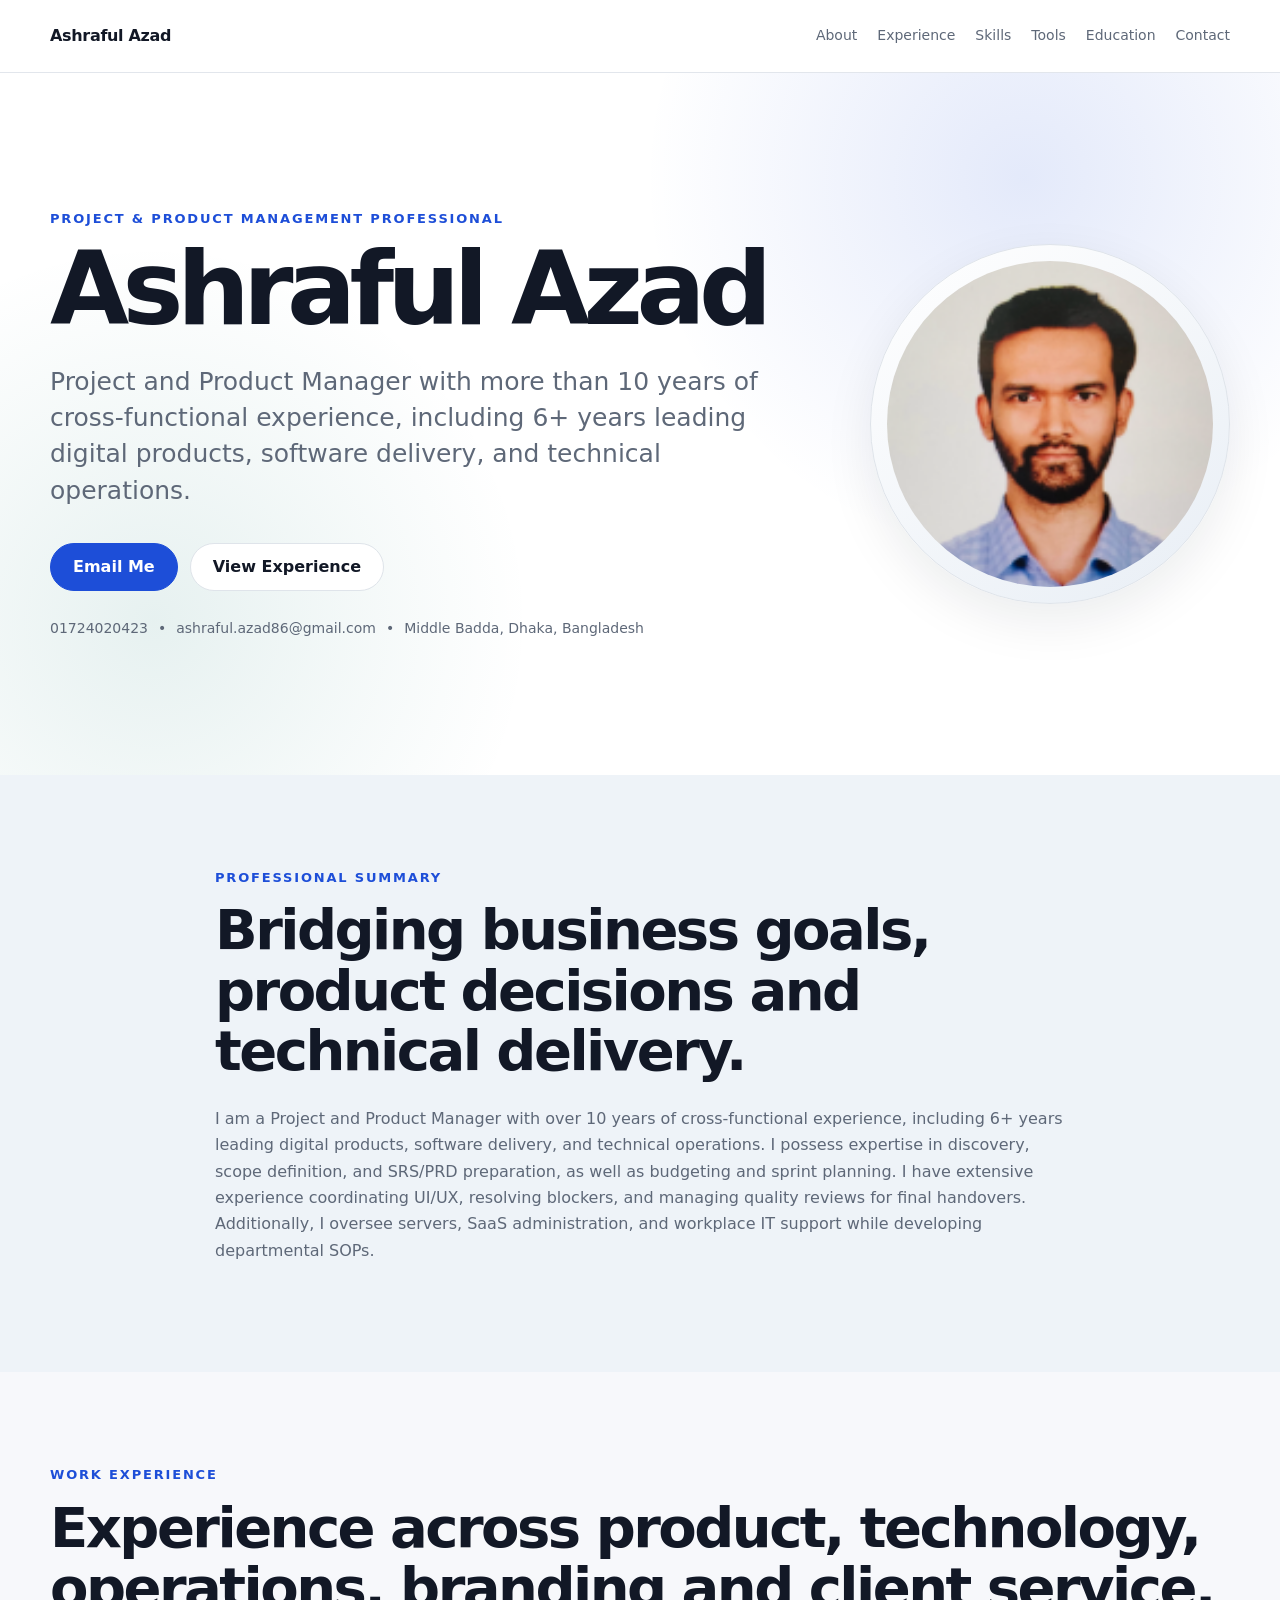
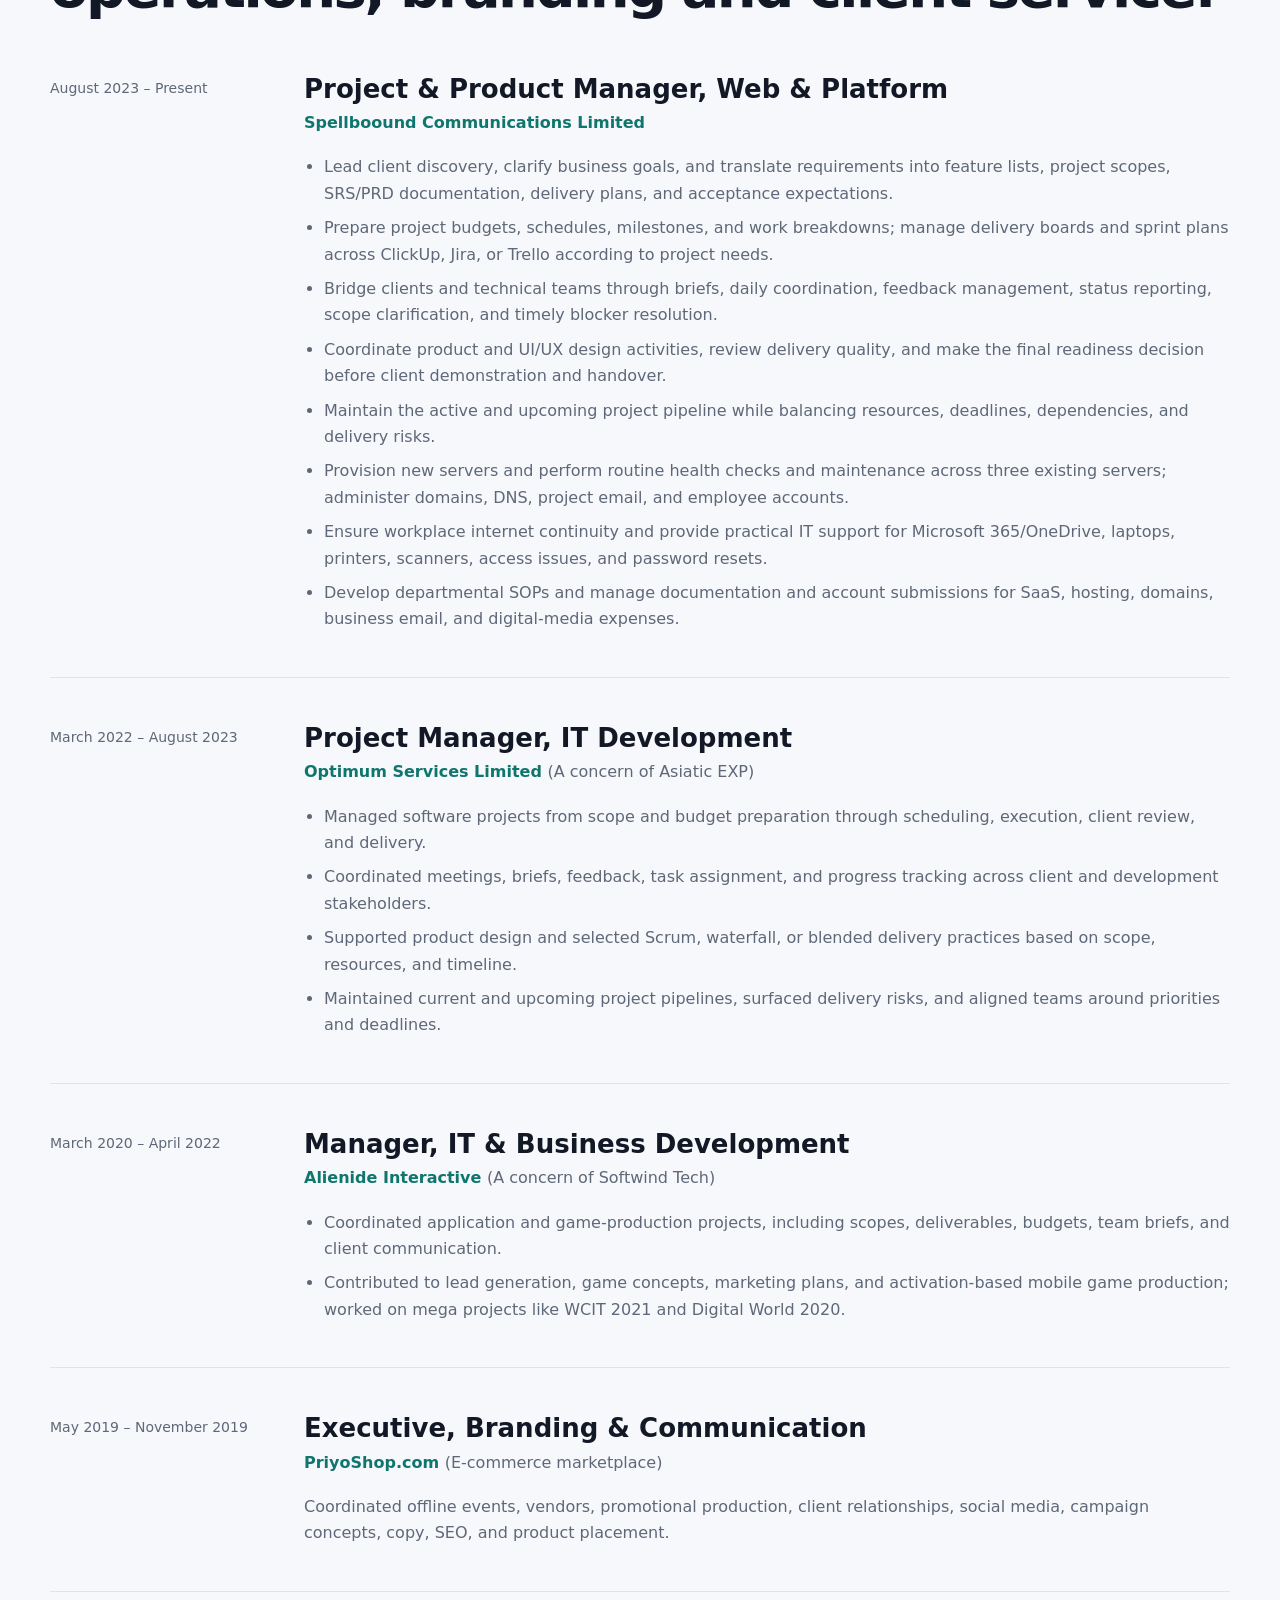
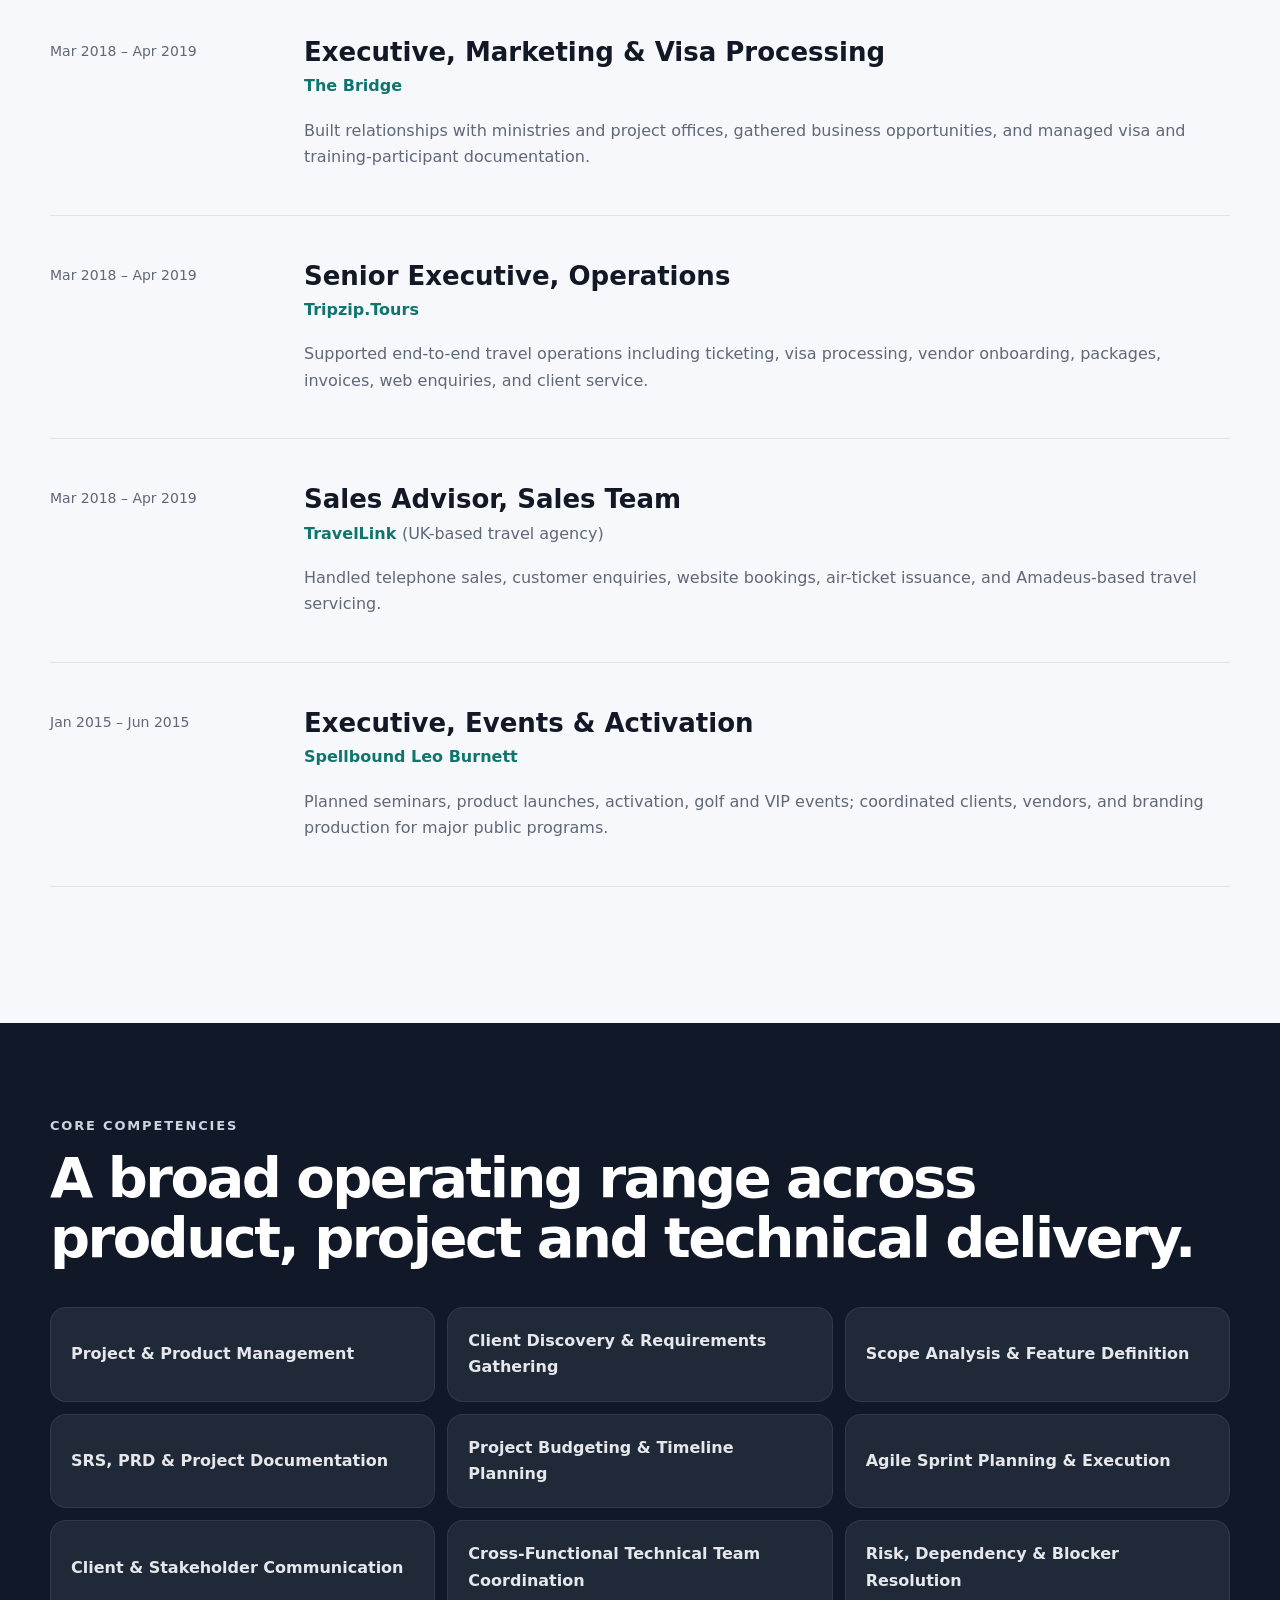
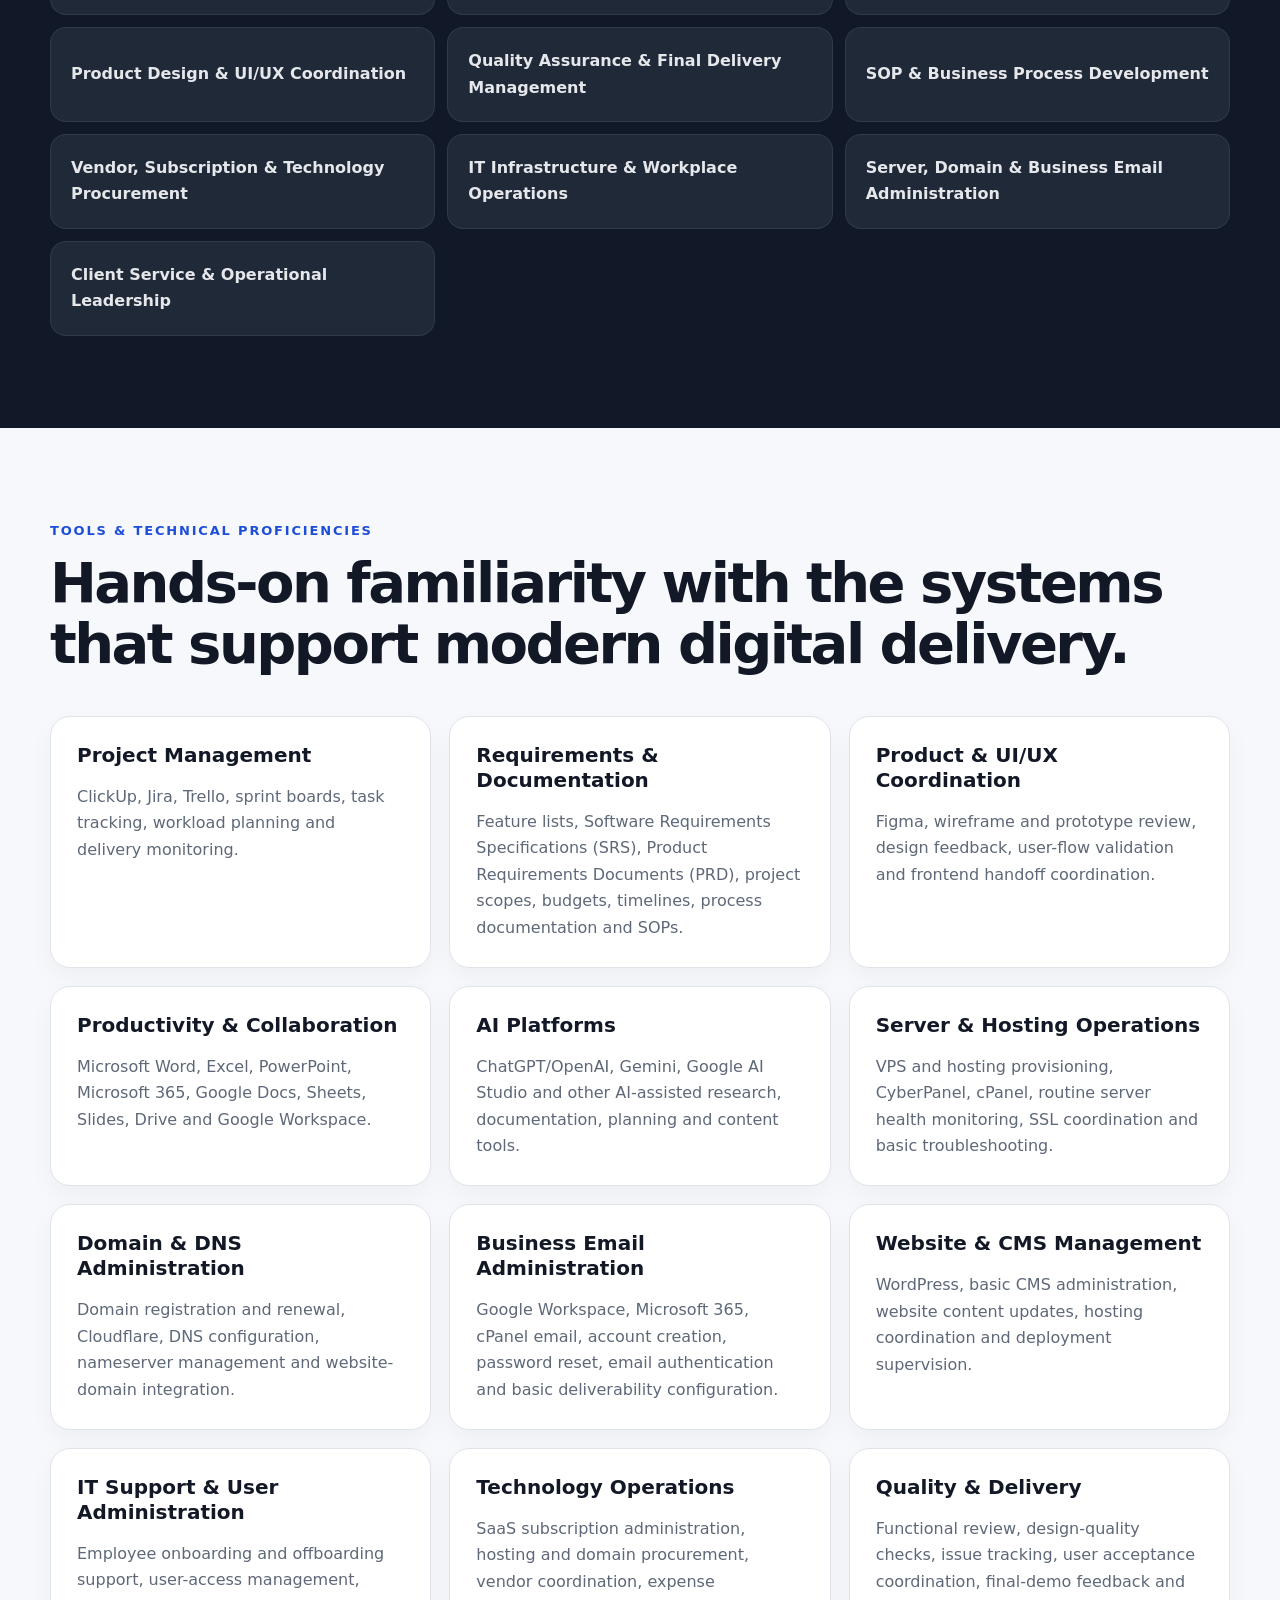
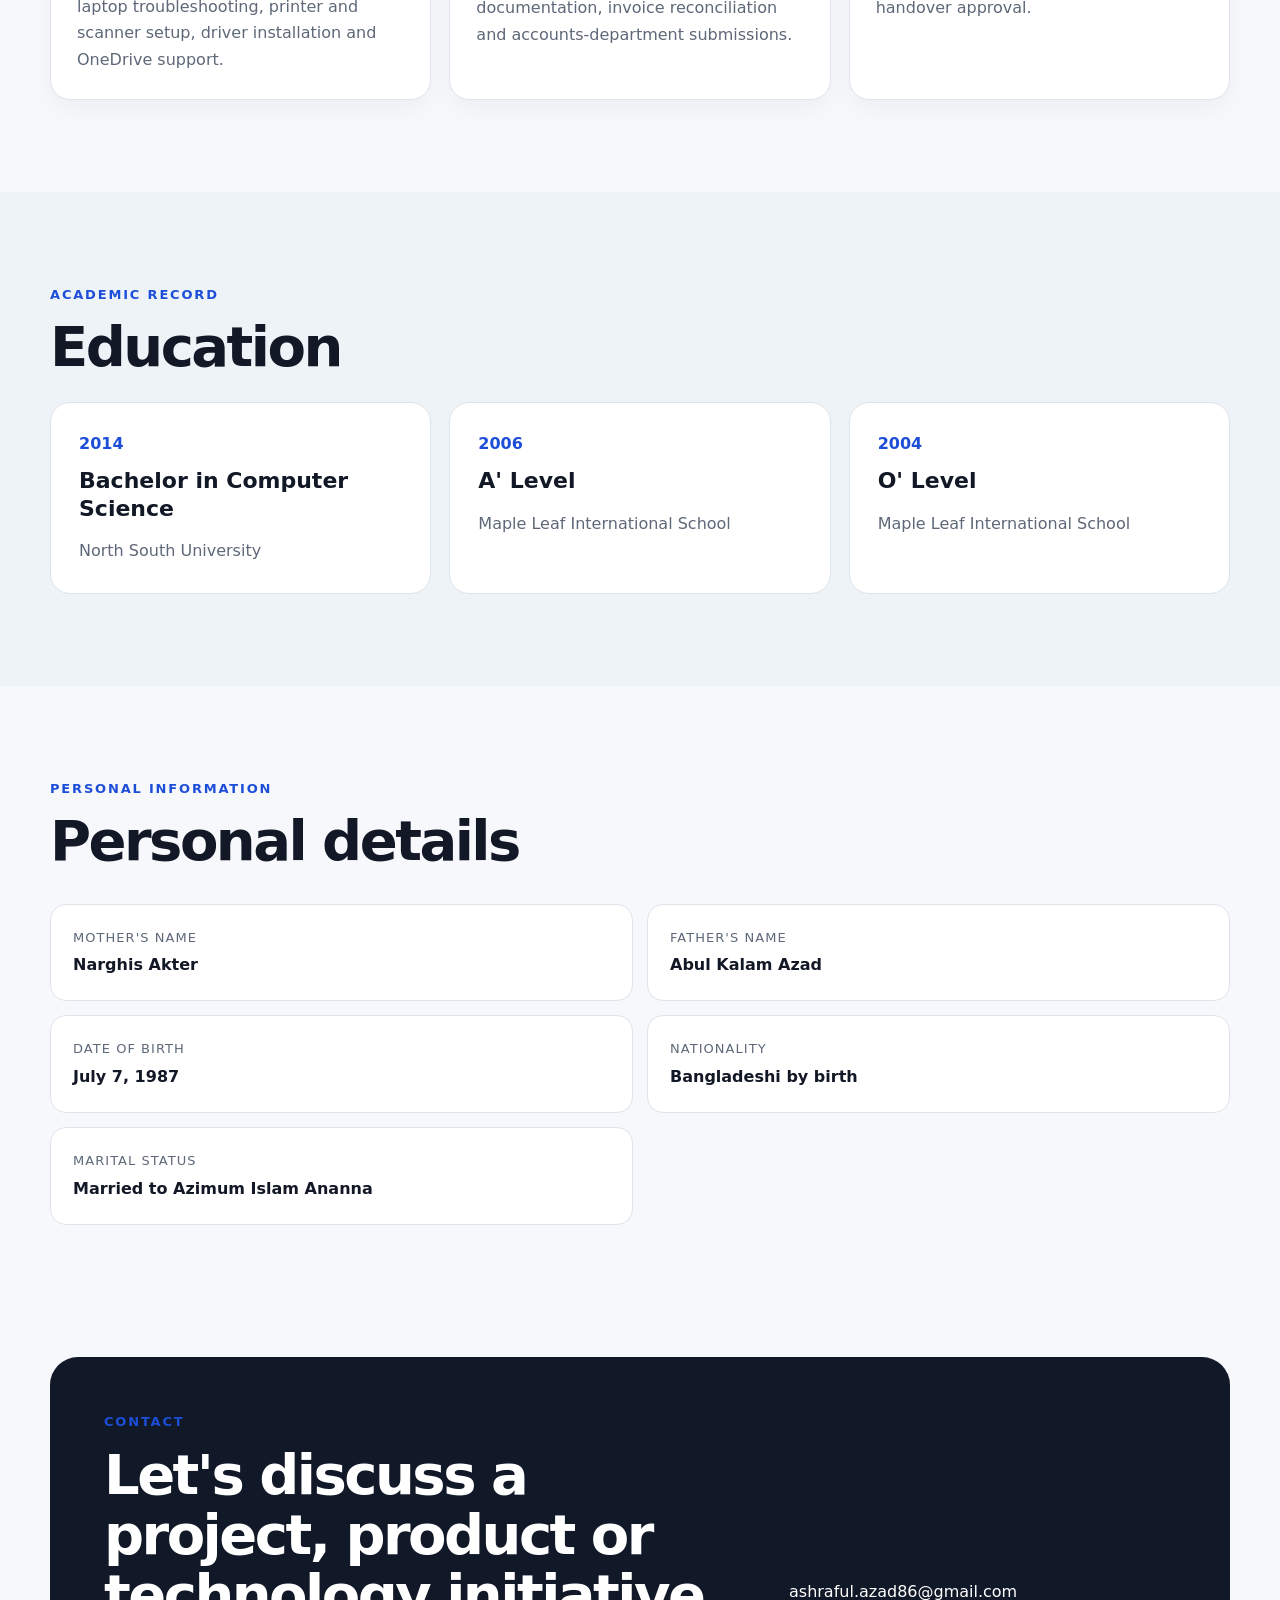
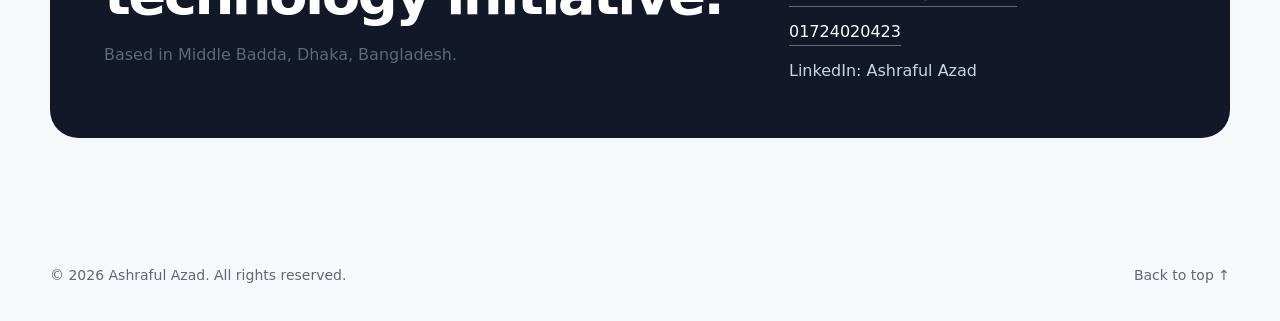
<file: v1/index.html>
<!DOCTYPE html>
<html lang="en">
<head>
  <meta charset="UTF-8" />
  <meta name="viewport" content="width=device-width, initial-scale=1.0" />
  <meta name="description" content="Portfolio website of Ashraful Azad, Project & Product Management Professional based in Dhaka, Bangladesh." />
  <title>Ashraful Azad | Project & Product Management Professional</title>
  <link rel="stylesheet" href="style.css" />
</head>
<body>
  <header class="site-header">
    <div class="container nav-wrap">
      <a class="brand" href="#top">Ashraful Azad</a>
      <nav class="nav" aria-label="Primary navigation">
        <a href="#about">About</a>
        <a href="#experience">Experience</a>
        <a href="#skills">Skills</a>
        <a href="#tools">Tools</a>
        <a href="#education">Education</a>
        <a href="#contact">Contact</a>
      </nav>
    </div>
  </header>

  <main id="top">
    <section class="hero section">
      <div class="container hero-grid">
        <div class="hero-copy">
          <p class="eyebrow">Project & Product Management Professional</p>
          <h1>Ashraful Azad</h1>
          <p class="hero-lead">
            Project and Product Manager with more than 10 years of cross-functional experience,
            including 6+ years leading digital products, software delivery, and technical operations.
          </p>
          <div class="hero-actions">
            <a class="button primary" href="mailto:ashraful.azad86@gmail.com">Email Me</a>
            <a class="button secondary" href="#experience">View Experience</a>
          </div>
          <div class="contact-inline" aria-label="Contact information">
            <a href="tel:+8801724020423">01724020423</a>
            <span>•</span>
            <a href="mailto:ashraful.azad86@gmail.com">ashraful.azad86@gmail.com</a>
            <span>•</span>
            <span>Middle Badda, Dhaka, Bangladesh</span>
          </div>
        </div>

        <div class="hero-photo-wrap">
          <img class="hero-photo" src="profile.png" alt="Portrait of Ashraful Azad" />
        </div>
      </div>
    </section>

    <section id="about" class="section section-soft">
      <div class="container narrow">
        <p class="section-kicker">Professional Summary</p>
        <h2>Bridging business goals, product decisions and technical delivery.</h2>
        <p>
          I am a Project and Product Manager with over 10 years of cross-functional experience,
          including 6+ years leading digital products, software delivery, and technical operations.
          I possess expertise in discovery, scope definition, and SRS/PRD preparation, as well as
          budgeting and sprint planning. I have extensive experience coordinating UI/UX, resolving
          blockers, and managing quality reviews for final handovers. Additionally, I oversee servers,
          SaaS administration, and workplace IT support while developing departmental SOPs.
        </p>
      </div>
    </section>

    <section id="experience" class="section">
      <div class="container">
        <p class="section-kicker">Work Experience</p>
        <h2>Experience across product, technology, operations, branding and client service.</h2>

        <div class="timeline">
          <article class="timeline-item">
            <div class="timeline-meta"><span>August 2023 – Present</span></div>
            <div class="timeline-card">
              <h3>Project & Product Manager, Web & Platform</h3>
              <p class="company">Spellboound Communications Limited</p>
              <ul>
                <li>Lead client discovery, clarify business goals, and translate requirements into feature lists, project scopes, SRS/PRD documentation, delivery plans, and acceptance expectations.</li>
                <li>Prepare project budgets, schedules, milestones, and work breakdowns; manage delivery boards and sprint plans across ClickUp, Jira, or Trello according to project needs.</li>
                <li>Bridge clients and technical teams through briefs, daily coordination, feedback management, status reporting, scope clarification, and timely blocker resolution.</li>
                <li>Coordinate product and UI/UX design activities, review delivery quality, and make the final readiness decision before client demonstration and handover.</li>
                <li>Maintain the active and upcoming project pipeline while balancing resources, deadlines, dependencies, and delivery risks.</li>
                <li>Provision new servers and perform routine health checks and maintenance across three existing servers; administer domains, DNS, project email, and employee accounts.</li>
                <li>Ensure workplace internet continuity and provide practical IT support for Microsoft 365/OneDrive, laptops, printers, scanners, access issues, and password resets.</li>
                <li>Develop departmental SOPs and manage documentation and account submissions for SaaS, hosting, domains, business email, and digital-media expenses.</li>
              </ul>
            </div>
          </article>

          <article class="timeline-item">
            <div class="timeline-meta"><span>March 2022 – August 2023</span></div>
            <div class="timeline-card">
              <h3>Project Manager, IT Development</h3>
              <p class="company">Optimum Services Limited <span>(A concern of Asiatic EXP)</span></p>
              <ul>
                <li>Managed software projects from scope and budget preparation through scheduling, execution, client review, and delivery.</li>
                <li>Coordinated meetings, briefs, feedback, task assignment, and progress tracking across client and development stakeholders.</li>
                <li>Supported product design and selected Scrum, waterfall, or blended delivery practices based on scope, resources, and timeline.</li>
                <li>Maintained current and upcoming project pipelines, surfaced delivery risks, and aligned teams around priorities and deadlines.</li>
              </ul>
            </div>
          </article>

          <article class="timeline-item">
            <div class="timeline-meta"><span>March 2020 – April 2022</span></div>
            <div class="timeline-card">
              <h3>Manager, IT & Business Development</h3>
              <p class="company">Alienide Interactive <span>(A concern of Softwind Tech)</span></p>
              <ul>
                <li>Coordinated application and game-production projects, including scopes, deliverables, budgets, team briefs, and client communication.</li>
                <li>Contributed to lead generation, game concepts, marketing plans, and activation-based mobile game production; worked on mega projects like WCIT 2021 and Digital World 2020.</li>
              </ul>
            </div>
          </article>

          <article class="timeline-item">
            <div class="timeline-meta"><span>May 2019 – November 2019</span></div>
            <div class="timeline-card compact-card">
              <h3>Executive, Branding & Communication</h3>
              <p class="company">PriyoShop.com <span>(E-commerce marketplace)</span></p>
              <p>Coordinated offline events, vendors, promotional production, client relationships, social media, campaign concepts, copy, SEO, and product placement.</p>
            </div>
          </article>

          <article class="timeline-item">
            <div class="timeline-meta"><span>Mar 2018 – Apr 2019</span></div>
            <div class="timeline-card compact-card">
              <h3>Executive, Marketing & Visa Processing</h3>
              <p class="company">The Bridge</p>
              <p>Built relationships with ministries and project offices, gathered business opportunities, and managed visa and training-participant documentation.</p>
            </div>
          </article>

          <article class="timeline-item">
            <div class="timeline-meta"><span>Mar 2018 – Apr 2019</span></div>
            <div class="timeline-card compact-card">
              <h3>Senior Executive, Operations</h3>
              <p class="company">Tripzip.Tours</p>
              <p>Supported end-to-end travel operations including ticketing, visa processing, vendor onboarding, packages, invoices, web enquiries, and client service.</p>
            </div>
          </article>

          <article class="timeline-item">
            <div class="timeline-meta"><span>Mar 2018 – Apr 2019</span></div>
            <div class="timeline-card compact-card">
              <h3>Sales Advisor, Sales Team</h3>
              <p class="company">TravelLink <span>(UK-based travel agency)</span></p>
              <p>Handled telephone sales, customer enquiries, website bookings, air-ticket issuance, and Amadeus-based travel servicing.</p>
            </div>
          </article>

          <article class="timeline-item">
            <div class="timeline-meta"><span>Jan 2015 – Jun 2015</span></div>
            <div class="timeline-card compact-card">
              <h3>Executive, Events & Activation</h3>
              <p class="company">Spellbound Leo Burnett</p>
              <p>Planned seminars, product launches, activation, golf and VIP events; coordinated clients, vendors, and branding production for major public programs.</p>
            </div>
          </article>
        </div>
      </div>
    </section>

    <section id="skills" class="section section-dark">
      <div class="container">
        <p class="section-kicker">Core Competencies</p>
        <h2>A broad operating range across product, project and technical delivery.</h2>
        <div class="chip-grid">
          <span>Project & Product Management</span>
          <span>Client Discovery & Requirements Gathering</span>
          <span>Scope Analysis & Feature Definition</span>
          <span>SRS, PRD & Project Documentation</span>
          <span>Project Budgeting & Timeline Planning</span>
          <span>Agile Sprint Planning & Execution</span>
          <span>Client & Stakeholder Communication</span>
          <span>Cross-Functional Technical Team Coordination</span>
          <span>Risk, Dependency & Blocker Resolution</span>
          <span>Product Design & UI/UX Coordination</span>
          <span>Quality Assurance & Final Delivery Management</span>
          <span>SOP & Business Process Development</span>
          <span>Vendor, Subscription & Technology Procurement</span>
          <span>IT Infrastructure & Workplace Operations</span>
          <span>Server, Domain & Business Email Administration</span>
          <span>Client Service & Operational Leadership</span>
        </div>
      </div>
    </section>

    <section id="tools" class="section">
      <div class="container">
        <p class="section-kicker">Tools & Technical Proficiencies</p>
        <h2>Hands-on familiarity with the systems that support modern digital delivery.</h2>
        <div class="cards-grid">
          <article class="info-card"><h3>Project Management</h3><p>ClickUp, Jira, Trello, sprint boards, task tracking, workload planning and delivery monitoring.</p></article>
          <article class="info-card"><h3>Requirements & Documentation</h3><p>Feature lists, Software Requirements Specifications (SRS), Product Requirements Documents (PRD), project scopes, budgets, timelines, process documentation and SOPs.</p></article>
          <article class="info-card"><h3>Product & UI/UX Coordination</h3><p>Figma, wireframe and prototype review, design feedback, user-flow validation and frontend handoff coordination.</p></article>
          <article class="info-card"><h3>Productivity & Collaboration</h3><p>Microsoft Word, Excel, PowerPoint, Microsoft 365, Google Docs, Sheets, Slides, Drive and Google Workspace.</p></article>
          <article class="info-card"><h3>AI Platforms</h3><p>ChatGPT/OpenAI, Gemini, Google AI Studio and other AI-assisted research, documentation, planning and content tools.</p></article>
          <article class="info-card"><h3>Server & Hosting Operations</h3><p>VPS and hosting provisioning, CyberPanel, cPanel, routine server health monitoring, SSL coordination and basic troubleshooting.</p></article>
          <article class="info-card"><h3>Domain & DNS Administration</h3><p>Domain registration and renewal, Cloudflare, DNS configuration, nameserver management and website-domain integration.</p></article>
          <article class="info-card"><h3>Business Email Administration</h3><p>Google Workspace, Microsoft 365, cPanel email, account creation, password reset, email authentication and basic deliverability configuration.</p></article>
          <article class="info-card"><h3>Website & CMS Management</h3><p>WordPress, basic CMS administration, website content updates, hosting coordination and deployment supervision.</p></article>
          <article class="info-card"><h3>IT Support & User Administration</h3><p>Employee onboarding and offboarding support, user-access management, laptop troubleshooting, printer and scanner setup, driver installation and OneDrive support.</p></article>
          <article class="info-card"><h3>Technology Operations</h3><p>SaaS subscription administration, hosting and domain procurement, vendor coordination, expense documentation, invoice reconciliation and accounts-department submissions.</p></article>
          <article class="info-card"><h3>Quality & Delivery</h3><p>Functional review, design-quality checks, issue tracking, user acceptance coordination, final-demo feedback and handover approval.</p></article>
        </div>
      </div>
    </section>

    <section id="education" class="section section-soft">
      <div class="container">
        <p class="section-kicker">Academic Record</p>
        <h2>Education</h2>
        <div class="education-grid">
          <article class="education-card"><span class="year">2014</span><h3>Bachelor in Computer Science</h3><p>North South University</p></article>
          <article class="education-card"><span class="year">2006</span><h3>A' Level</h3><p>Maple Leaf International School</p></article>
          <article class="education-card"><span class="year">2004</span><h3>O' Level</h3><p>Maple Leaf International School</p></article>
        </div>
      </div>
    </section>

    <section class="section">
      <div class="container">
        <p class="section-kicker">Personal Information</p>
        <h2>Personal details</h2>
        <div class="personal-grid">
          <div><span>Mother's Name</span><strong>Narghis Akter</strong></div>
          <div><span>Father's Name</span><strong>Abul Kalam Azad</strong></div>
          <div><span>Date of Birth</span><strong>July 7, 1987</strong></div>
          <div><span>Nationality</span><strong>Bangladeshi by birth</strong></div>
          <div><span>Marital Status</span><strong>Married to Azimum Islam Ananna</strong></div>
        </div>
      </div>
    </section>

    <section id="contact" class="section contact-section">
      <div class="container contact-box">
        <div>
          <p class="section-kicker">Contact</p>
          <h2>Let's discuss a project, product or technology initiative.</h2>
          <p>Based in Middle Badda, Dhaka, Bangladesh.</p>
        </div>
        <div class="contact-links">
          <a href="mailto:ashraful.azad86@gmail.com">ashraful.azad86@gmail.com</a>
          <a href="tel:+8801724020423">01724020423</a>
          <span>LinkedIn: Ashraful Azad</span>
        </div>
      </div>
    </section>
  </main>

  <footer class="site-footer">
    <div class="container footer-wrap">
      <p>© 2026 Ashraful Azad. All rights reserved.</p>
      <a href="#top">Back to top ↑</a>
    </div>
  </footer>
</body>
</html>
</file>
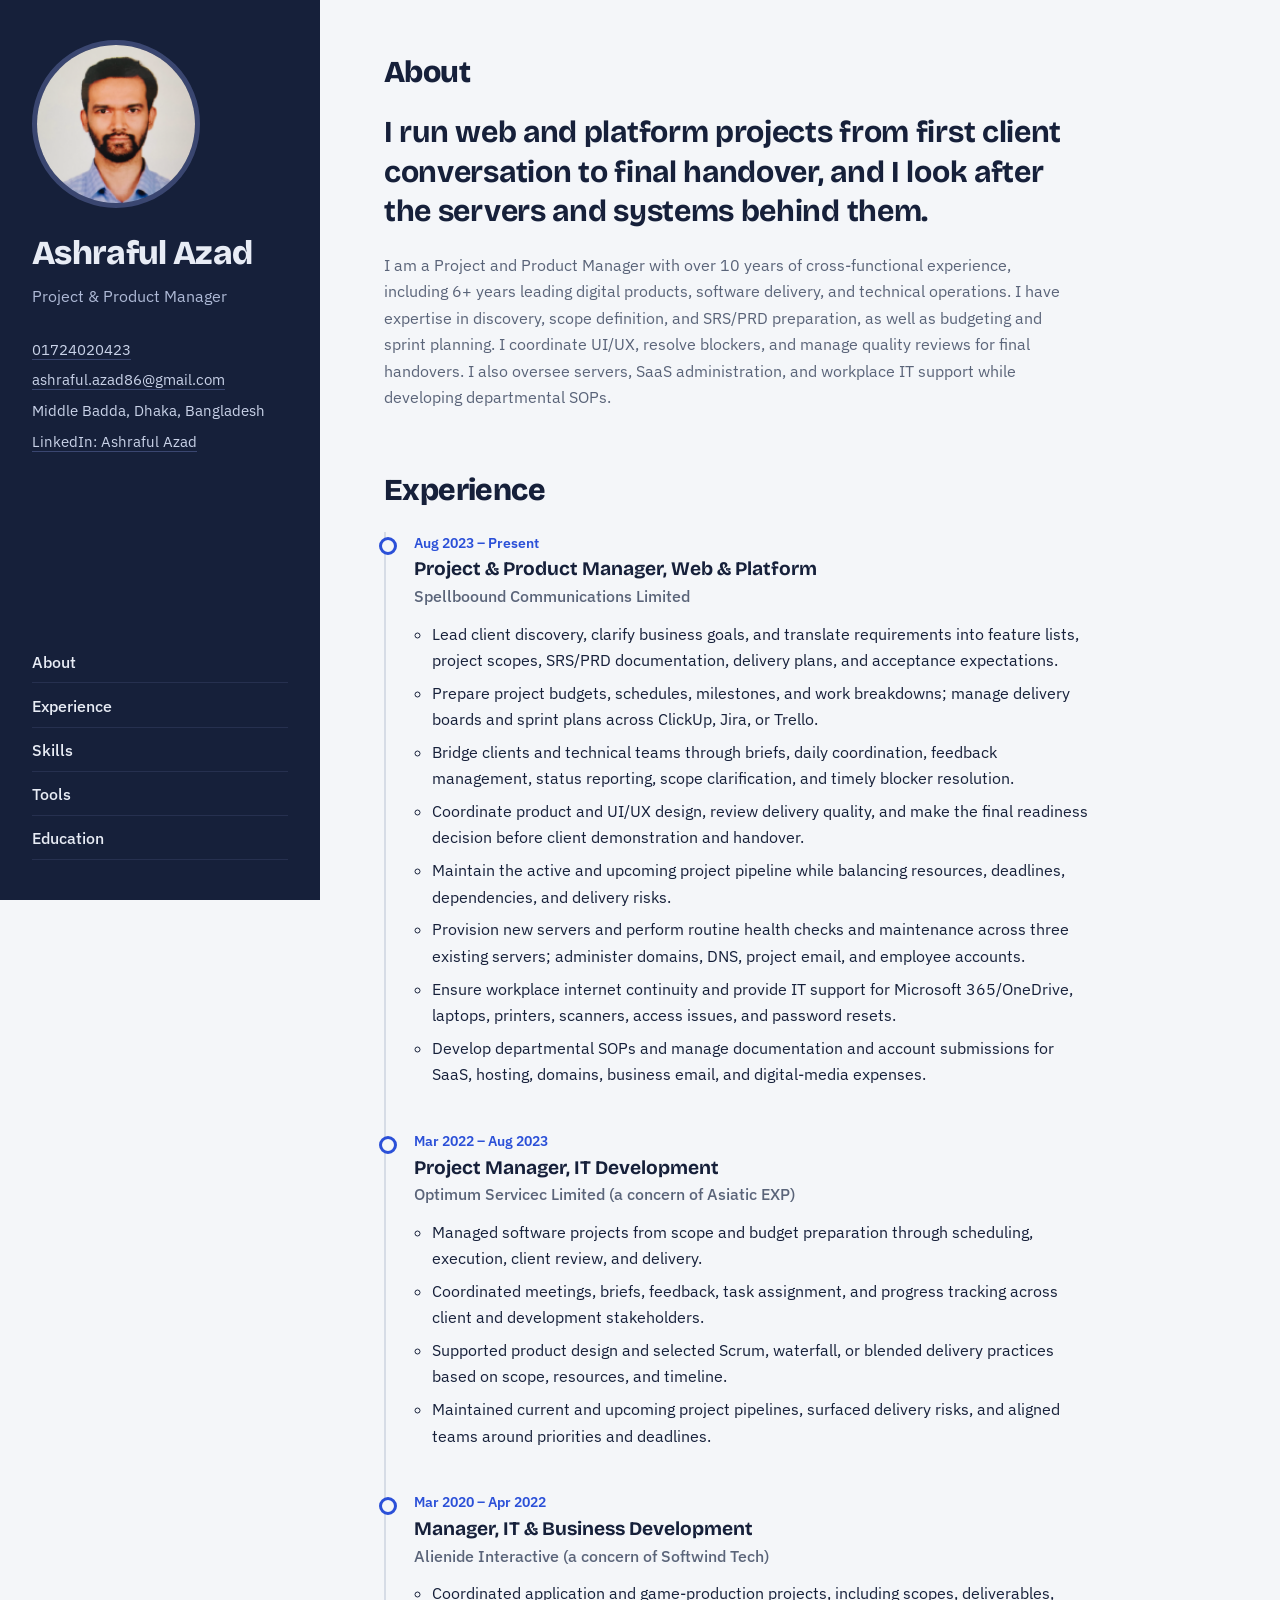
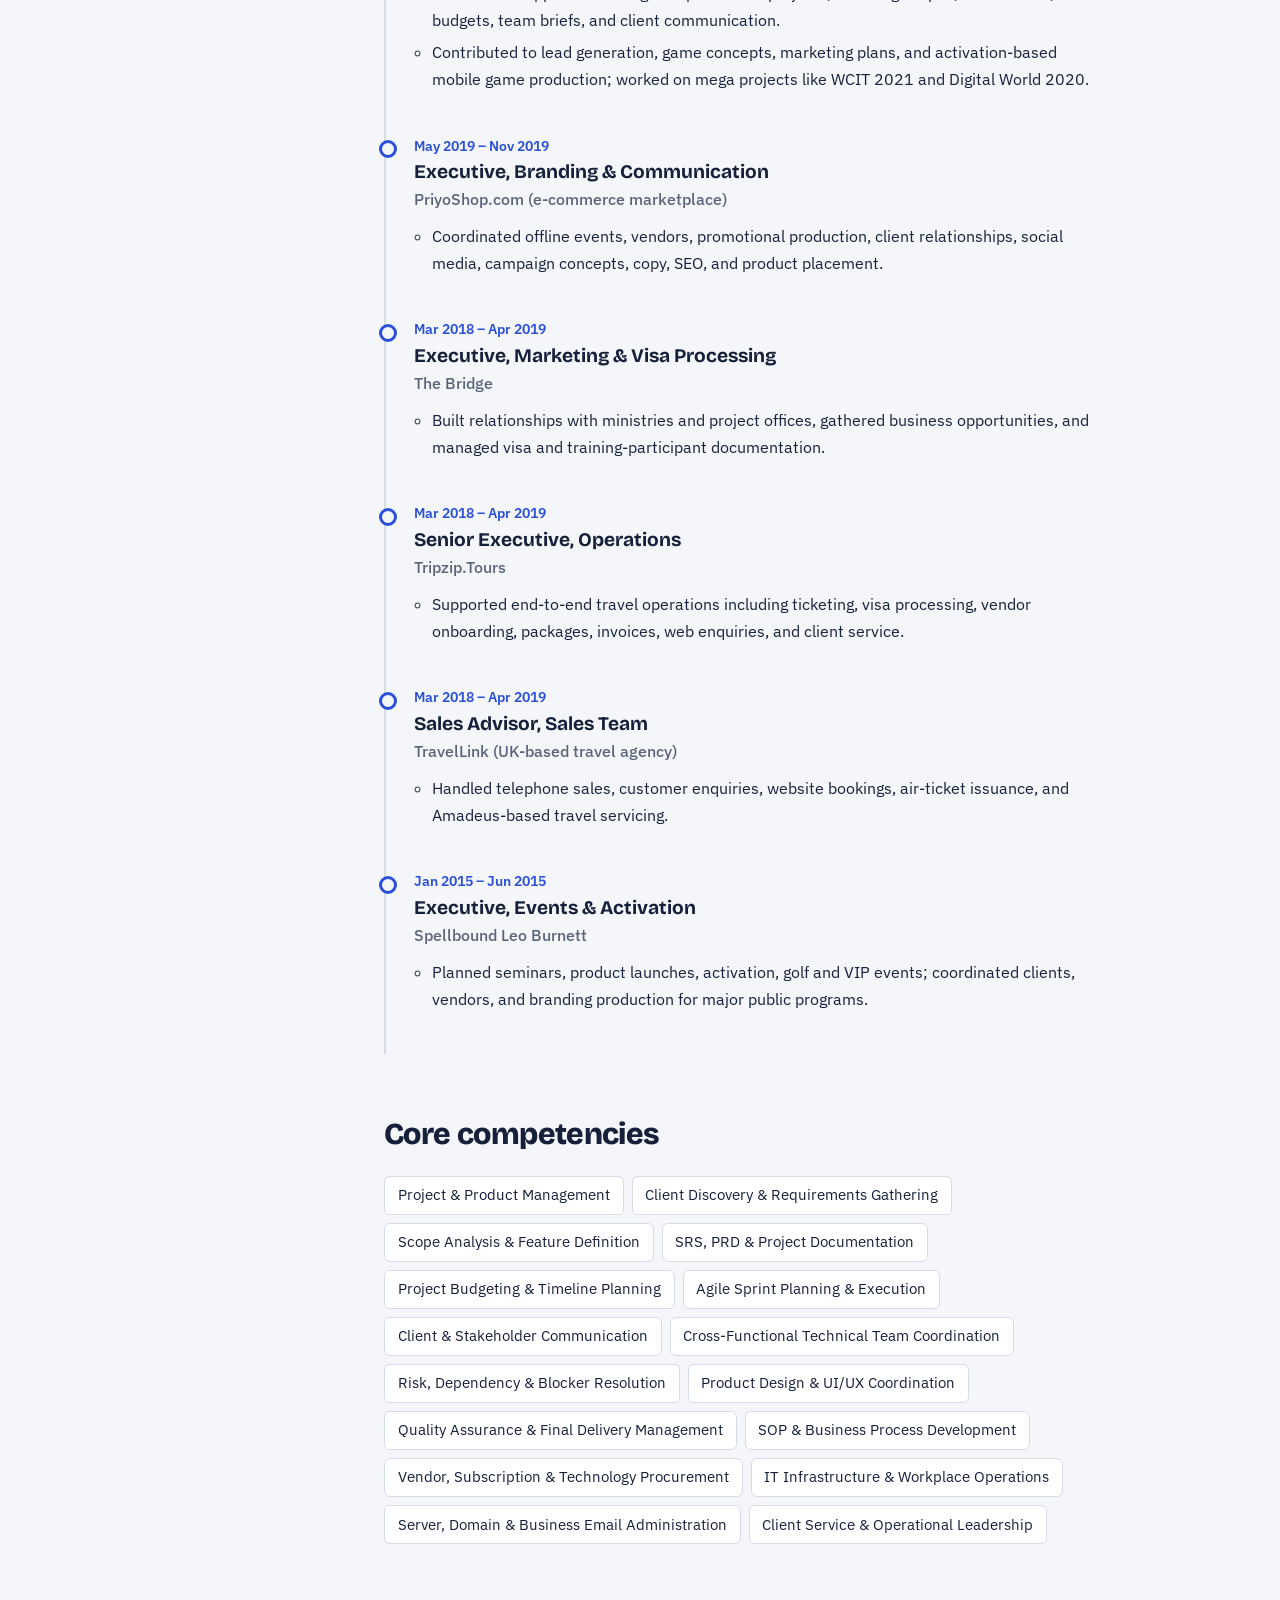
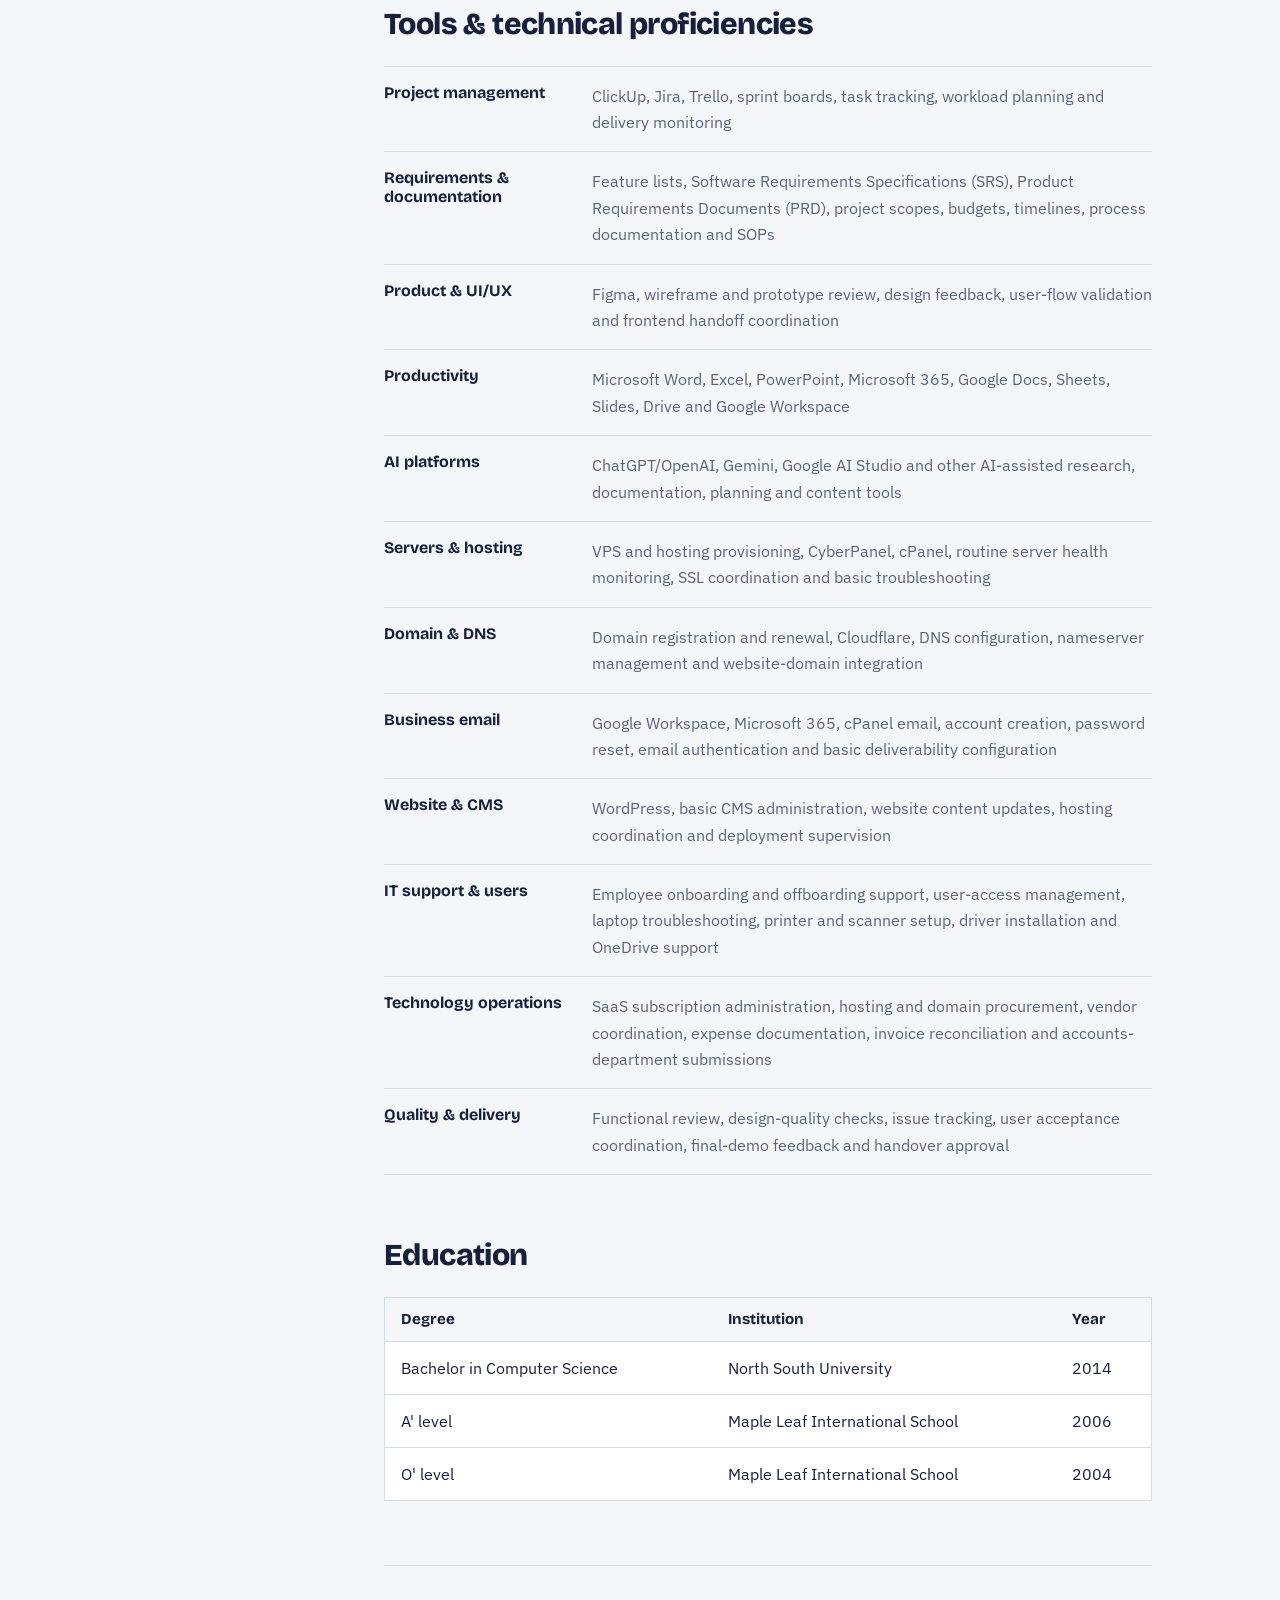
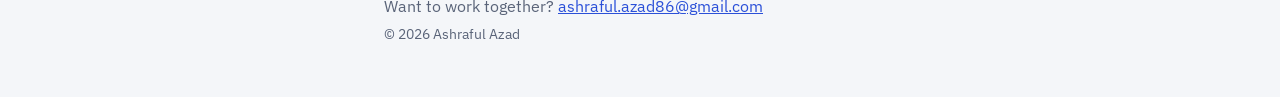
<file: v2/index.html>
<!DOCTYPE html>
<html lang="en">
<head>
<meta charset="UTF-8">
<meta name="viewport" content="width=device-width, initial-scale=1">
<title>Ashraful Azad | Project & Product Manager</title>
<meta name="description" content="Ashraful Azad is a Project and Product Manager in Dhaka with 10+ years of experience leading digital products, software delivery and technical operations.">
<link rel="preconnect" href="https://fonts.googleapis.com">
<link rel="preconnect" href="https://fonts.gstatic.com" crossorigin>
<link href="https://fonts.googleapis.com/css2?family=Bricolage+Grotesque:wght@500;700;800&family=IBM+Plex+Sans:wght@400;500;600&display=swap" rel="stylesheet">
<link rel="stylesheet" href="style.css">
</head>
<body>
<div class="layout">

  <aside class="side">
    <div class="photo">
      <img src="profile.png" alt="Portrait of Ashraful Azad" onerror="this.remove()">
      <span class="initials" aria-hidden="true">AA</span>
    </div>
    <h1>Ashraful Azad</h1>
    <p class="role">Project &amp; Product Manager</p>
    <ul class="contact">
      <li><a href="tel:+8801724020423">01724020423</a></li>
      <li><a href="mailto:ashraful.azad86@gmail.com">ashraful.azad86@gmail.com</a></li>
      <li>Middle Badda, Dhaka, Bangladesh</li>
      <li><a href="#" target="_blank" rel="noopener">LinkedIn: Ashraful Azad</a></li>
    </ul>
    <nav class="nav" aria-label="Sections">
      <a href="#about">About</a>
      <a href="#experience">Experience</a>
      <a href="#skills">Skills</a>
      <a href="#tools">Tools</a>
      <a href="#education">Education</a>
    </nav>
  </aside>

  <main>
    <section id="about">
      <h2>About</h2>
      <p class="lead">I run web and platform projects from first client conversation to final handover, and I look after the servers and systems behind them.</p>
      <p>I am a Project and Product Manager with over 10 years of cross-functional experience, including 6+ years leading digital products, software delivery, and technical operations. I have expertise in discovery, scope definition, and SRS/PRD preparation, as well as budgeting and sprint planning. I coordinate UI/UX, resolve blockers, and manage quality reviews for final handovers. I also oversee servers, SaaS administration, and workplace IT support while developing departmental SOPs.</p>
    </section>

    <section id="experience">
      <h2>Experience</h2>
      <ol class="timeline">

        <li>
          <div class="when">Aug 2023 – Present</div>
          <h3>Project &amp; Product Manager, Web &amp; Platform</h3>
          <p class="org">Spellboound Communications Limited</p>
          <ul>
            <li>Lead client discovery, clarify business goals, and translate requirements into feature lists, project scopes, SRS/PRD documentation, delivery plans, and acceptance expectations.</li>
            <li>Prepare project budgets, schedules, milestones, and work breakdowns; manage delivery boards and sprint plans across ClickUp, Jira, or Trello.</li>
            <li>Bridge clients and technical teams through briefs, daily coordination, feedback management, status reporting, scope clarification, and timely blocker resolution.</li>
            <li>Coordinate product and UI/UX design, review delivery quality, and make the final readiness decision before client demonstration and handover.</li>
            <li>Maintain the active and upcoming project pipeline while balancing resources, deadlines, dependencies, and delivery risks.</li>
            <li>Provision new servers and perform routine health checks and maintenance across three existing servers; administer domains, DNS, project email, and employee accounts.</li>
            <li>Ensure workplace internet continuity and provide IT support for Microsoft 365/OneDrive, laptops, printers, scanners, access issues, and password resets.</li>
            <li>Develop departmental SOPs and manage documentation and account submissions for SaaS, hosting, domains, business email, and digital-media expenses.</li>
          </ul>
        </li>

        <li>
          <div class="when">Mar 2022 – Aug 2023</div>
          <h3>Project Manager, IT Development</h3>
          <p class="org">Optimum Servicec Limited (a concern of Asiatic EXP)</p>
          <ul>
            <li>Managed software projects from scope and budget preparation through scheduling, execution, client review, and delivery.</li>
            <li>Coordinated meetings, briefs, feedback, task assignment, and progress tracking across client and development stakeholders.</li>
            <li>Supported product design and selected Scrum, waterfall, or blended delivery practices based on scope, resources, and timeline.</li>
            <li>Maintained current and upcoming project pipelines, surfaced delivery risks, and aligned teams around priorities and deadlines.</li>
          </ul>
        </li>

        <li>
          <div class="when">Mar 2020 – Apr 2022</div>
          <h3>Manager, IT &amp; Business Development</h3>
          <p class="org">Alienide Interactive (a concern of Softwind Tech)</p>
          <ul>
            <li>Coordinated application and game-production projects, including scopes, deliverables, budgets, team briefs, and client communication.</li>
            <li>Contributed to lead generation, game concepts, marketing plans, and activation-based mobile game production; worked on mega projects like WCIT 2021 and Digital World 2020.</li>
          </ul>
        </li>

        <li>
          <div class="when">May 2019 – Nov 2019</div>
          <h3>Executive, Branding &amp; Communication</h3>
          <p class="org">PriyoShop.com (e-commerce marketplace)</p>
          <ul><li>Coordinated offline events, vendors, promotional production, client relationships, social media, campaign concepts, copy, SEO, and product placement.</li></ul>
        </li>

        <li>
          <div class="when">Mar 2018 – Apr 2019</div>
          <h3>Executive, Marketing &amp; Visa Processing</h3>
          <p class="org">The Bridge</p>
          <ul><li>Built relationships with ministries and project offices, gathered business opportunities, and managed visa and training-participant documentation.</li></ul>
        </li>

        <li>
          <div class="when">Mar 2018 – Apr 2019</div>
          <h3>Senior Executive, Operations</h3>
          <p class="org">Tripzip.Tours</p>
          <ul><li>Supported end-to-end travel operations including ticketing, visa processing, vendor onboarding, packages, invoices, web enquiries, and client service.</li></ul>
        </li>

        <li>
          <div class="when">Mar 2018 – Apr 2019</div>
          <h3>Sales Advisor, Sales Team</h3>
          <p class="org">TravelLink (UK-based travel agency)</p>
          <ul><li>Handled telephone sales, customer enquiries, website bookings, air-ticket issuance, and Amadeus-based travel servicing.</li></ul>
        </li>

        <li>
          <div class="when">Jan 2015 – Jun 2015</div>
          <h3>Executive, Events &amp; Activation</h3>
          <p class="org">Spellbound Leo Burnett</p>
          <ul><li>Planned seminars, product launches, activation, golf and VIP events; coordinated clients, vendors, and branding production for major public programs.</li></ul>
        </li>

      </ol>
    </section>

    <section id="skills">
      <h2>Core competencies</h2>
      <ul class="chips">
        <li>Project &amp; Product Management</li>
        <li>Client Discovery &amp; Requirements Gathering</li>
        <li>Scope Analysis &amp; Feature Definition</li>
        <li>SRS, PRD &amp; Project Documentation</li>
        <li>Project Budgeting &amp; Timeline Planning</li>
        <li>Agile Sprint Planning &amp; Execution</li>
        <li>Client &amp; Stakeholder Communication</li>
        <li>Cross-Functional Technical Team Coordination</li>
        <li>Risk, Dependency &amp; Blocker Resolution</li>
        <li>Product Design &amp; UI/UX Coordination</li>
        <li>Quality Assurance &amp; Final Delivery Management</li>
        <li>SOP &amp; Business Process Development</li>
        <li>Vendor, Subscription &amp; Technology Procurement</li>
        <li>IT Infrastructure &amp; Workplace Operations</li>
        <li>Server, Domain &amp; Business Email Administration</li>
        <li>Client Service &amp; Operational Leadership</li>
      </ul>
    </section>

    <section id="tools">
      <h2>Tools &amp; technical proficiencies</h2>
      <dl class="tools">
        <dt>Project management</dt>
        <dd>ClickUp, Jira, Trello, sprint boards, task tracking, workload planning and delivery monitoring</dd>
        <dt>Requirements &amp; documentation</dt>
        <dd>Feature lists, Software Requirements Specifications (SRS), Product Requirements Documents (PRD), project scopes, budgets, timelines, process documentation and SOPs</dd>
        <dt>Product &amp; UI/UX</dt>
        <dd>Figma, wireframe and prototype review, design feedback, user-flow validation and frontend handoff coordination</dd>
        <dt>Productivity</dt>
        <dd>Microsoft Word, Excel, PowerPoint, Microsoft 365, Google Docs, Sheets, Slides, Drive and Google Workspace</dd>
        <dt>AI platforms</dt>
        <dd>ChatGPT/OpenAI, Gemini, Google AI Studio and other AI-assisted research, documentation, planning and content tools</dd>
        <dt>Servers &amp; hosting</dt>
        <dd>VPS and hosting provisioning, CyberPanel, cPanel, routine server health monitoring, SSL coordination and basic troubleshooting</dd>
        <dt>Domain &amp; DNS</dt>
        <dd>Domain registration and renewal, Cloudflare, DNS configuration, nameserver management and website-domain integration</dd>
        <dt>Business email</dt>
        <dd>Google Workspace, Microsoft 365, cPanel email, account creation, password reset, email authentication and basic deliverability configuration</dd>
        <dt>Website &amp; CMS</dt>
        <dd>WordPress, basic CMS administration, website content updates, hosting coordination and deployment supervision</dd>
        <dt>IT support &amp; users</dt>
        <dd>Employee onboarding and offboarding support, user-access management, laptop troubleshooting, printer and scanner setup, driver installation and OneDrive support</dd>
        <dt>Technology operations</dt>
        <dd>SaaS subscription administration, hosting and domain procurement, vendor coordination, expense documentation, invoice reconciliation and accounts-department submissions</dd>
        <dt>Quality &amp; delivery</dt>
        <dd>Functional review, design-quality checks, issue tracking, user acceptance coordination, final-demo feedback and handover approval</dd>
      </dl>
    </section>

    <section id="education">
      <h2>Education</h2>
      <table class="edu">
        <thead><tr><th>Degree</th><th>Institution</th><th>Year</th></tr></thead>
        <tbody>
          <tr><td>Bachelor in Computer Science</td><td>North South University</td><td>2014</td></tr>
          <tr><td>A' level</td><td>Maple Leaf International School</td><td>2006</td></tr>
          <tr><td>O' level</td><td>Maple Leaf International School</td><td>2004</td></tr>
        </tbody>
      </table>
    </section>

    <footer>
      <p>Want to work together? <a href="mailto:ashraful.azad86@gmail.com">ashraful.azad86@gmail.com</a></p>
      <p class="small">&copy; 2026 Ashraful Azad</p>
    </footer>
  </main>

</div>
</body>
</html>
</file>
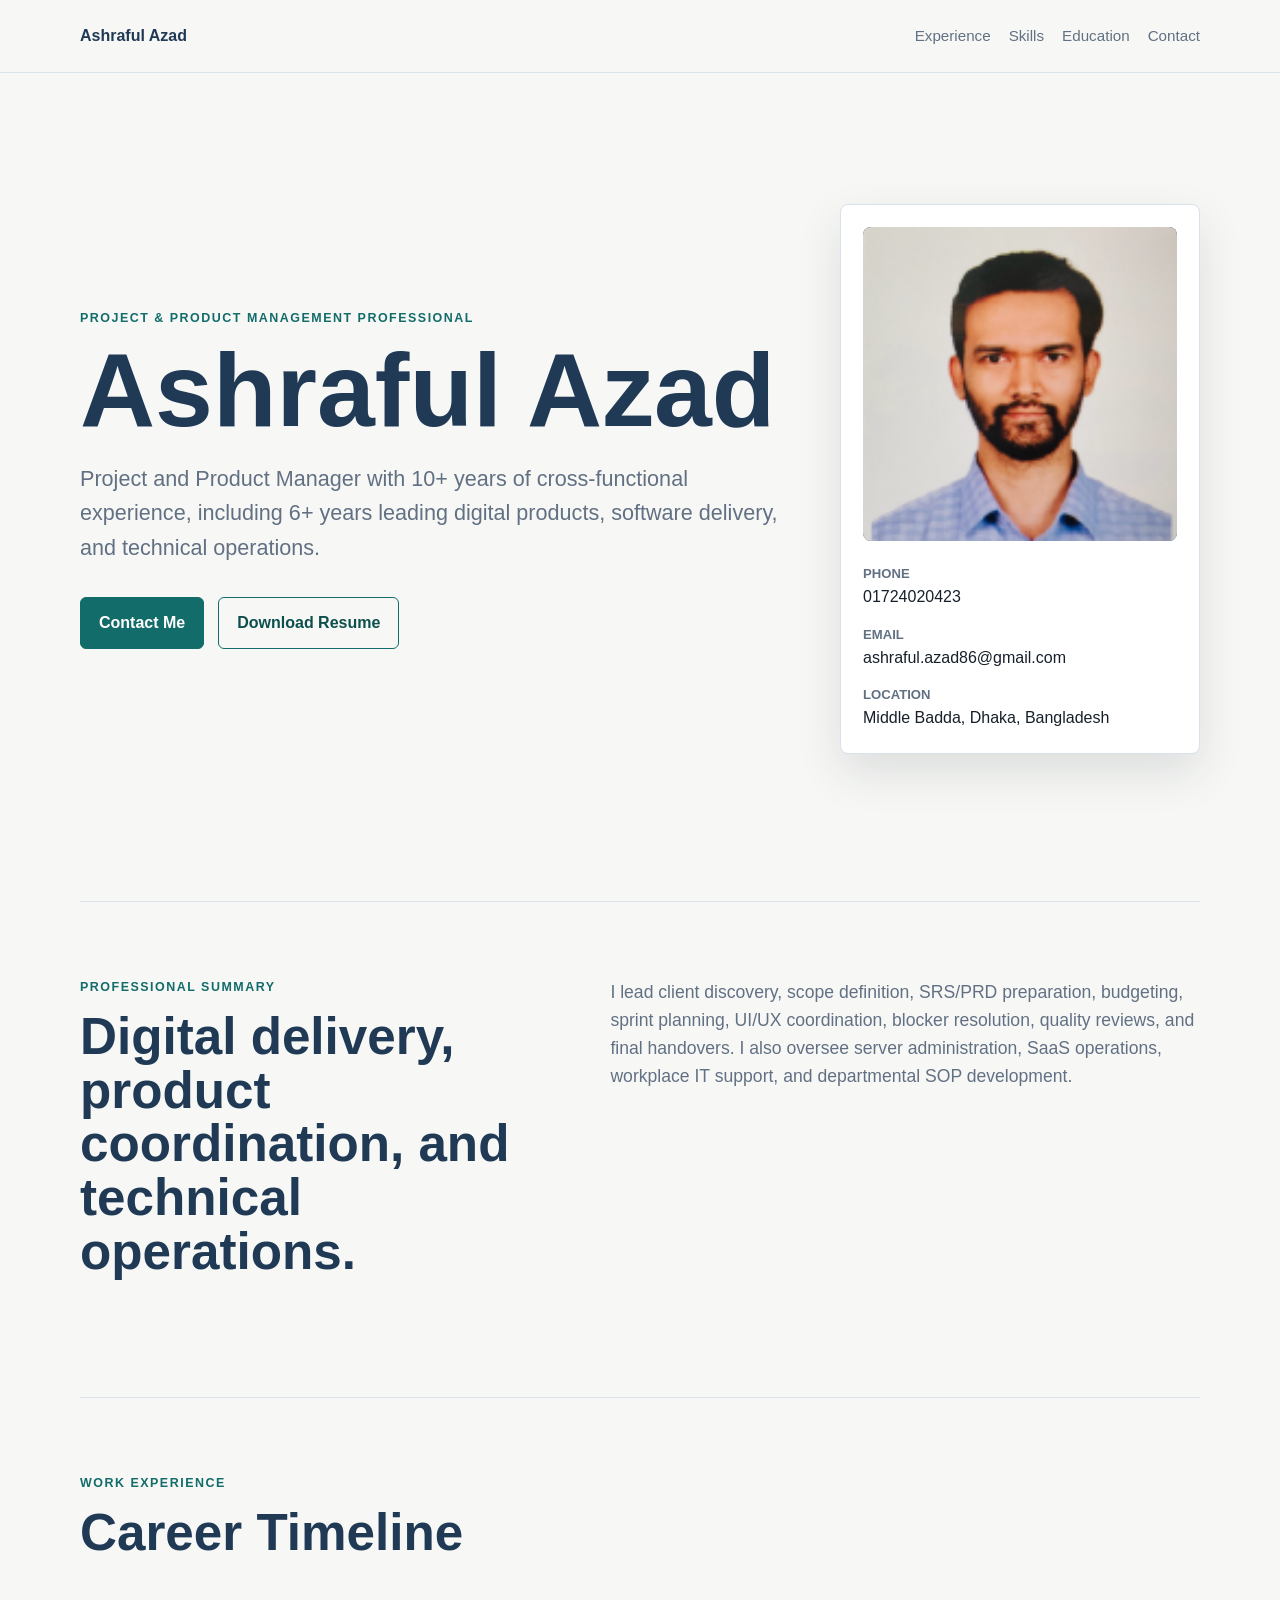
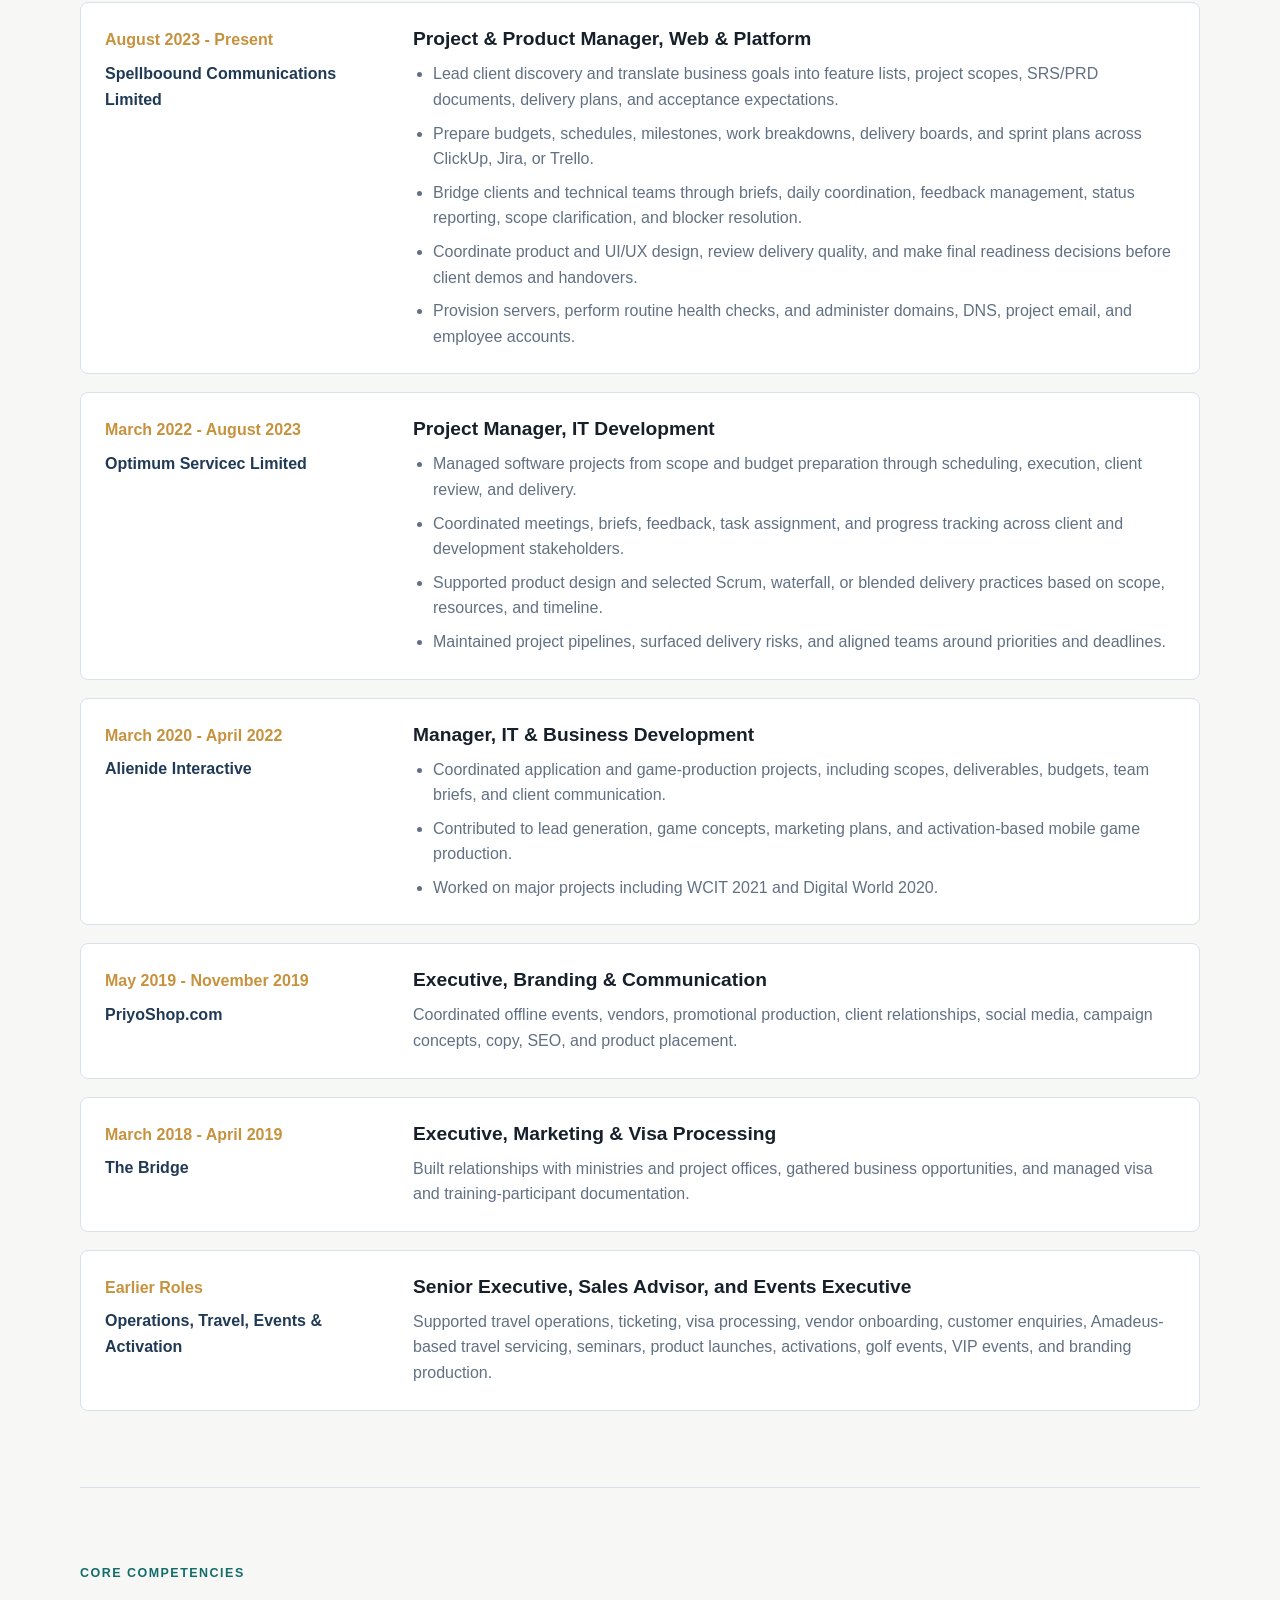
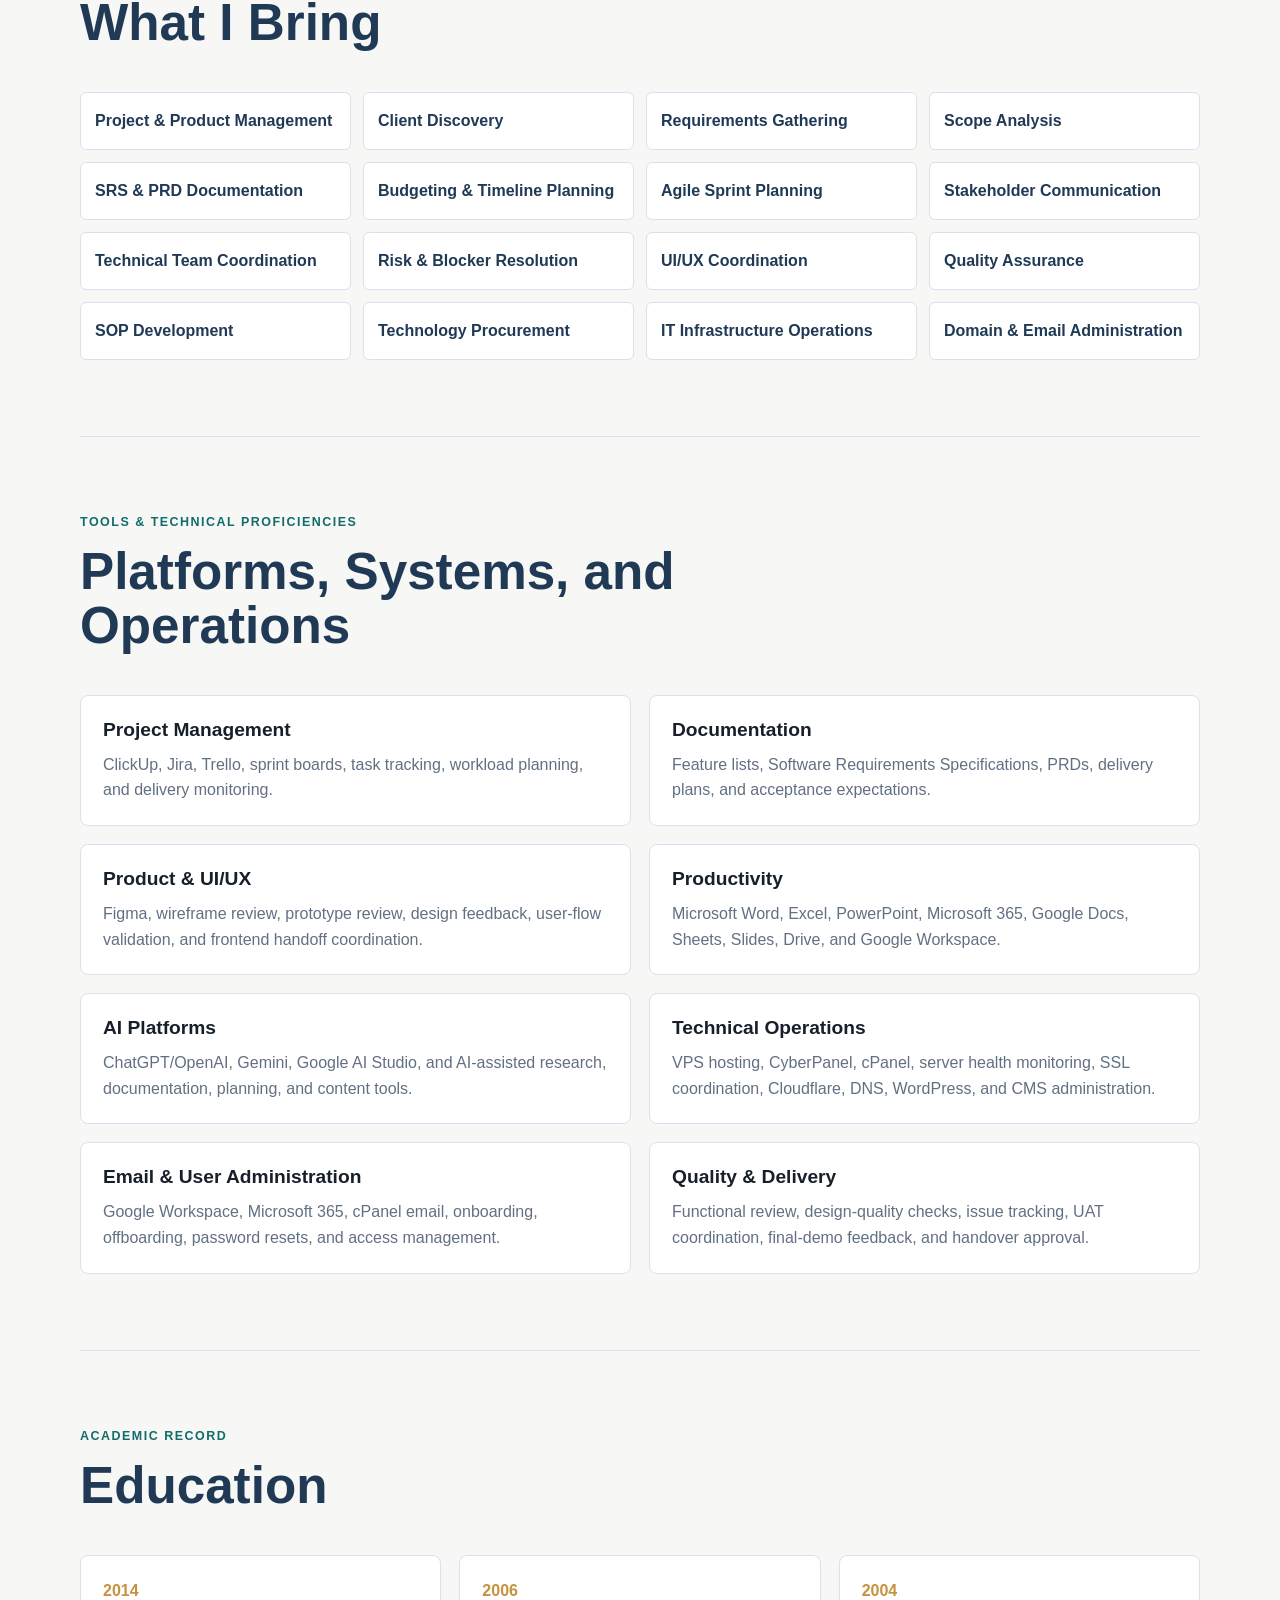
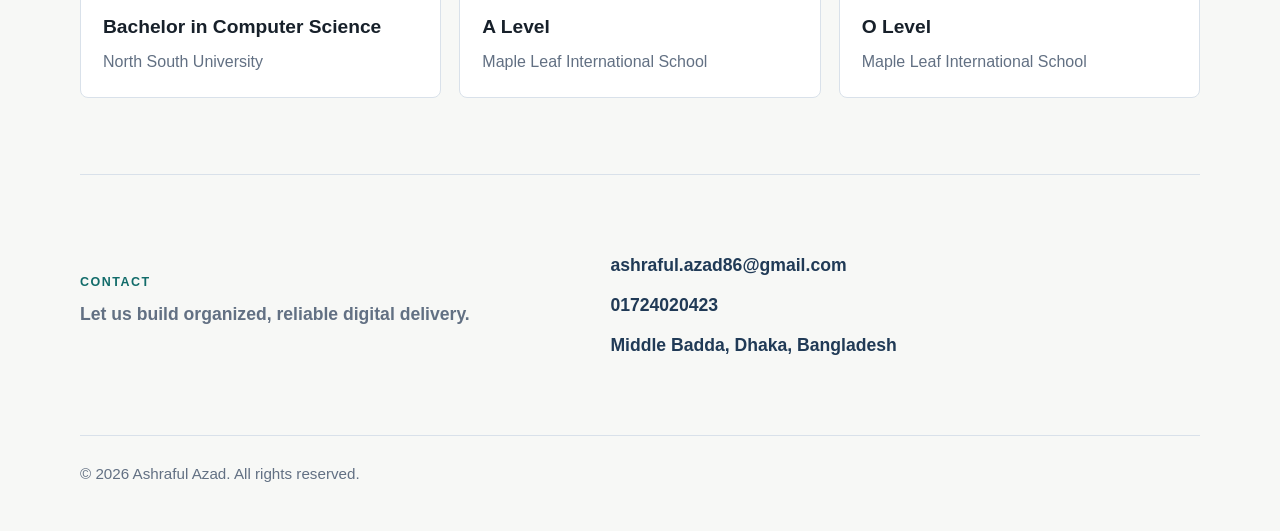
<file: v3/index.html>
<!DOCTYPE html>
<html lang="en">
<head>
    <meta charset="UTF-8">
    <meta name="viewport" content="width=device-width, initial-scale=1.0">
    <title>Ashraful Azad | Project & Product Manager</title>
    <link rel="stylesheet" href="style.css">
</head>
<body>
    <header class="site-header">
        <nav class="nav">
            <a class="brand" href="#top">Ashraful Azad</a>
            <div class="nav-links" aria-label="Primary navigation">
                <a href="#experience">Experience</a>
                <a href="#skills">Skills</a>
                <a href="#education">Education</a>
                <a href="#contact">Contact</a>
            </div>
        </nav>
    </header>

    <main id="top">
        <section class="hero">
            <div class="hero-content">
                <p class="eyebrow">Project & Product Management Professional</p>
                <h1>Ashraful Azad</h1>
                <p class="lead">
                    Project and Product Manager with 10+ years of cross-functional experience, including
                    6+ years leading digital products, software delivery, and technical operations.
                </p>
                <div class="hero-actions">
                    <a class="button primary" href="mailto:ashraful.azad86@gmail.com">Contact Me</a>
                    <a class="button secondary" href="Resume%20of%20Ashraful%20Azad%202026-1.pdf" target="_blank" rel="noopener">Download Resume</a>
                </div>
            </div>
            <aside class="profile-panel" aria-label="Profile overview">
                <div class="photo-frame">
                    <img src="profile.png" alt="Ashraful Azad portrait" onerror="this.style.display='none'">
                    <div class="photo-fallback" aria-hidden="true">AA</div>
                </div>
                <div class="quick-info">
                    <p><span>Phone</span><a href="tel:+8801724020423">01724020423</a></p>
                    <p><span>Email</span><a href="mailto:ashraful.azad86@gmail.com">ashraful.azad86@gmail.com</a></p>
                    <p><span>Location</span>Middle Badda, Dhaka, Bangladesh</p>
                </div>
            </aside>
        </section>

        <section class="section summary-section" aria-labelledby="summary-title">
            <div>
                <p class="section-kicker">Professional Summary</p>
                <h2 id="summary-title">Digital delivery, product coordination, and technical operations.</h2>
            </div>
            <p>
                I lead client discovery, scope definition, SRS/PRD preparation, budgeting, sprint planning,
                UI/UX coordination, blocker resolution, quality reviews, and final handovers. I also oversee
                server administration, SaaS operations, workplace IT support, and departmental SOP development.
            </p>
        </section>

        <section class="section" id="experience" aria-labelledby="experience-title">
            <div class="section-heading">
                <p class="section-kicker">Work Experience</p>
                <h2 id="experience-title">Career Timeline</h2>
            </div>

            <div class="timeline">
                <article class="role">
                    <div class="role-meta">
                        <span>August 2023 - Present</span>
                        <strong>Spellboound Communications Limited</strong>
                    </div>
                    <div class="role-body">
                        <h3>Project & Product Manager, Web & Platform</h3>
                        <ul>
                            <li>Lead client discovery and translate business goals into feature lists, project scopes, SRS/PRD documents, delivery plans, and acceptance expectations.</li>
                            <li>Prepare budgets, schedules, milestones, work breakdowns, delivery boards, and sprint plans across ClickUp, Jira, or Trello.</li>
                            <li>Bridge clients and technical teams through briefs, daily coordination, feedback management, status reporting, scope clarification, and blocker resolution.</li>
                            <li>Coordinate product and UI/UX design, review delivery quality, and make final readiness decisions before client demos and handovers.</li>
                            <li>Provision servers, perform routine health checks, and administer domains, DNS, project email, and employee accounts.</li>
                        </ul>
                    </div>
                </article>

                <article class="role">
                    <div class="role-meta">
                        <span>March 2022 - August 2023</span>
                        <strong>Optimum Servicec Limited</strong>
                    </div>
                    <div class="role-body">
                        <h3>Project Manager, IT Development</h3>
                        <ul>
                            <li>Managed software projects from scope and budget preparation through scheduling, execution, client review, and delivery.</li>
                            <li>Coordinated meetings, briefs, feedback, task assignment, and progress tracking across client and development stakeholders.</li>
                            <li>Supported product design and selected Scrum, waterfall, or blended delivery practices based on scope, resources, and timeline.</li>
                            <li>Maintained project pipelines, surfaced delivery risks, and aligned teams around priorities and deadlines.</li>
                        </ul>
                    </div>
                </article>

                <article class="role">
                    <div class="role-meta">
                        <span>March 2020 - April 2022</span>
                        <strong>Alienide Interactive</strong>
                    </div>
                    <div class="role-body">
                        <h3>Manager, IT & Business Development</h3>
                        <ul>
                            <li>Coordinated application and game-production projects, including scopes, deliverables, budgets, team briefs, and client communication.</li>
                            <li>Contributed to lead generation, game concepts, marketing plans, and activation-based mobile game production.</li>
                            <li>Worked on major projects including WCIT 2021 and Digital World 2020.</li>
                        </ul>
                    </div>
                </article>

                <article class="role compact">
                    <div class="role-meta">
                        <span>May 2019 - November 2019</span>
                        <strong>PriyoShop.com</strong>
                    </div>
                    <div class="role-body">
                        <h3>Executive, Branding & Communication</h3>
                        <p>Coordinated offline events, vendors, promotional production, client relationships, social media, campaign concepts, copy, SEO, and product placement.</p>
                    </div>
                </article>

                <article class="role compact">
                    <div class="role-meta">
                        <span>March 2018 - April 2019</span>
                        <strong>The Bridge</strong>
                    </div>
                    <div class="role-body">
                        <h3>Executive, Marketing & Visa Processing</h3>
                        <p>Built relationships with ministries and project offices, gathered business opportunities, and managed visa and training-participant documentation.</p>
                    </div>
                </article>

                <article class="role compact">
                    <div class="role-meta">
                        <span>Earlier Roles</span>
                        <strong>Operations, Travel, Events & Activation</strong>
                    </div>
                    <div class="role-body">
                        <h3>Senior Executive, Sales Advisor, and Events Executive</h3>
                        <p>Supported travel operations, ticketing, visa processing, vendor onboarding, customer enquiries, Amadeus-based travel servicing, seminars, product launches, activations, golf events, VIP events, and branding production.</p>
                    </div>
                </article>
            </div>
        </section>

        <section class="section" id="skills" aria-labelledby="skills-title">
            <div class="section-heading">
                <p class="section-kicker">Core Competencies</p>
                <h2 id="skills-title">What I Bring</h2>
            </div>
            <div class="skill-grid">
                <span>Project & Product Management</span>
                <span>Client Discovery</span>
                <span>Requirements Gathering</span>
                <span>Scope Analysis</span>
                <span>SRS & PRD Documentation</span>
                <span>Budgeting & Timeline Planning</span>
                <span>Agile Sprint Planning</span>
                <span>Stakeholder Communication</span>
                <span>Technical Team Coordination</span>
                <span>Risk & Blocker Resolution</span>
                <span>UI/UX Coordination</span>
                <span>Quality Assurance</span>
                <span>SOP Development</span>
                <span>Technology Procurement</span>
                <span>IT Infrastructure Operations</span>
                <span>Domain & Email Administration</span>
            </div>
        </section>

        <section class="section tools-section" aria-labelledby="tools-title">
            <div class="section-heading">
                <p class="section-kicker">Tools & Technical Proficiencies</p>
                <h2 id="tools-title">Platforms, Systems, and Operations</h2>
            </div>
            <div class="tools-grid">
                <article>
                    <h3>Project Management</h3>
                    <p>ClickUp, Jira, Trello, sprint boards, task tracking, workload planning, and delivery monitoring.</p>
                </article>
                <article>
                    <h3>Documentation</h3>
                    <p>Feature lists, Software Requirements Specifications, PRDs, delivery plans, and acceptance expectations.</p>
                </article>
                <article>
                    <h3>Product & UI/UX</h3>
                    <p>Figma, wireframe review, prototype review, design feedback, user-flow validation, and frontend handoff coordination.</p>
                </article>
                <article>
                    <h3>Productivity</h3>
                    <p>Microsoft Word, Excel, PowerPoint, Microsoft 365, Google Docs, Sheets, Slides, Drive, and Google Workspace.</p>
                </article>
                <article>
                    <h3>AI Platforms</h3>
                    <p>ChatGPT/OpenAI, Gemini, Google AI Studio, and AI-assisted research, documentation, planning, and content tools.</p>
                </article>
                <article>
                    <h3>Technical Operations</h3>
                    <p>VPS hosting, CyberPanel, cPanel, server health monitoring, SSL coordination, Cloudflare, DNS, WordPress, and CMS administration.</p>
                </article>
                <article>
                    <h3>Email & User Administration</h3>
                    <p>Google Workspace, Microsoft 365, cPanel email, onboarding, offboarding, password resets, and access management.</p>
                </article>
                <article>
                    <h3>Quality & Delivery</h3>
                    <p>Functional review, design-quality checks, issue tracking, UAT coordination, final-demo feedback, and handover approval.</p>
                </article>
            </div>
        </section>

        <section class="section education-section" id="education" aria-labelledby="education-title">
            <div class="section-heading">
                <p class="section-kicker">Academic Record</p>
                <h2 id="education-title">Education</h2>
            </div>
            <div class="education-list">
                <article>
                    <span>2014</span>
                    <h3>Bachelor in Computer Science</h3>
                    <p>North South University</p>
                </article>
                <article>
                    <span>2006</span>
                    <h3>A Level</h3>
                    <p>Maple Leaf International School</p>
                </article>
                <article>
                    <span>2004</span>
                    <h3>O Level</h3>
                    <p>Maple Leaf International School</p>
                </article>
            </div>
        </section>

        <section class="section contact-section" id="contact" aria-labelledby="contact-title">
            <div>
                <p class="section-kicker">Contact</p>
                <h2 id="contact-title">Let us build organized, reliable digital delivery.</h2>
            </div>
            <div class="contact-actions">
                <a href="mailto:ashraful.azad86@gmail.com">ashraful.azad86@gmail.com</a>
                <a href="tel:+8801724020423">01724020423</a>
                <span>Middle Badda, Dhaka, Bangladesh</span>
            </div>
        </section>
    </main>

    <footer class="footer">
        <p>&copy; 2026 Ashraful Azad. All rights reserved.</p>
    </footer>
</body>
</html>
</file>
<file: v1/style.css>
:root {
  --bg: #f7f8fb;
  --surface: #ffffff;
  --text: #121826;
  --muted: #5e6878;
  --line: #dfe4ea;
  --accent: #1d4ed8;
  --accent-2: #0f766e;
  --dark: #111827;
  --dark-soft: #1f2937;
  --max: 1180px;
  --shadow: 0 18px 50px rgba(18, 24, 38, 0.08);
}

* { box-sizing: border-box; }
html { scroll-behavior: smooth; }
body {
  margin: 0;
  font-family: Inter, ui-sans-serif, system-ui, -apple-system, BlinkMacSystemFont, "Segoe UI", sans-serif;
  color: var(--text);
  background: var(--bg);
  line-height: 1.65;
}
img { max-width: 100%; display: block; }
a { color: inherit; text-decoration: none; }

.container {
  width: min(calc(100% - 40px), var(--max));
  margin: 0 auto;
}
.narrow { max-width: 850px; }
.section { padding: 92px 0; }
.section-soft { background: #eef3f8; }
.section-dark { background: var(--dark); color: #fff; }

.site-header {
  position: sticky;
  top: 0;
  z-index: 50;
  background: rgba(255,255,255,.92);
  backdrop-filter: blur(16px);
  border-bottom: 1px solid rgba(223,228,234,.9);
}
.nav-wrap {
  min-height: 72px;
  display: flex;
  align-items: center;
  justify-content: space-between;
  gap: 24px;
}
.brand { font-weight: 800; letter-spacing: -.02em; }
.nav { display: flex; flex-wrap: wrap; gap: 20px; font-size: 14px; color: var(--muted); }
.nav a:hover { color: var(--accent); }

.hero {
  min-height: 78vh;
  display: grid;
  align-items: center;
  background:
    radial-gradient(circle at 80% 15%, rgba(29,78,216,.12), transparent 32%),
    radial-gradient(circle at 12% 78%, rgba(15,118,110,.10), transparent 30%),
    var(--surface);
}
.hero-grid {
  display: grid;
  grid-template-columns: 1.45fr .75fr;
  gap: 70px;
  align-items: center;
}
.eyebrow, .section-kicker {
  margin: 0 0 12px;
  color: var(--accent);
  font-size: 13px;
  font-weight: 800;
  text-transform: uppercase;
  letter-spacing: .14em;
}
.hero h1 {
  margin: 0;
  font-size: clamp(58px, 8vw, 108px);
  line-height: .92;
  letter-spacing: -.065em;
}
.hero-lead {
  margin: 28px 0 0;
  max-width: 760px;
  font-size: clamp(19px, 2vw, 25px);
  line-height: 1.45;
  color: var(--muted);
}
.hero-actions { display: flex; gap: 12px; margin: 34px 0 26px; flex-wrap: wrap; }
.button {
  display: inline-flex;
  align-items: center;
  justify-content: center;
  min-height: 48px;
  padding: 0 22px;
  border-radius: 999px;
  font-weight: 700;
  border: 1px solid var(--line);
}
.button.primary { color: #fff; background: var(--accent); border-color: var(--accent); }
.button.secondary { background: #fff; }
.contact-inline { display: flex; flex-wrap: wrap; gap: 8px 10px; color: var(--muted); font-size: 14px; }
.hero-photo-wrap {
  position: relative;
  width: min(100%, 360px);
  justify-self: end;
  aspect-ratio: 1;
  border-radius: 50%;
  padding: 16px;
  border: 1px solid var(--line);
  background: linear-gradient(145deg, #fff, #e8eef5);
  box-shadow: var(--shadow);
}
.hero-photo { width: 100%; height: 100%; object-fit: cover; border-radius: 50%; }

h2 {
  margin: 0 0 24px;
  font-size: clamp(34px, 5vw, 56px);
  line-height: 1.08;
  letter-spacing: -.045em;
}
h3 { margin: 0; line-height: 1.25; }
p { color: var(--muted); }
.section-dark p { color: #cbd5e1; }

.timeline { margin-top: 54px; }
.timeline-item {
  display: grid;
  grid-template-columns: 220px 1fr;
  gap: 34px;
  padding: 0 0 44px;
  margin-bottom: 44px;
  border-bottom: 1px solid var(--line);
}
.timeline-meta { color: var(--muted); font-size: 14px; padding-top: 4px; }
.timeline-card h3 { font-size: 26px; }
.company { margin: 5px 0 18px; font-weight: 700; color: var(--accent-2); }
.company span { color: var(--muted); font-weight: 500; }
.timeline-card ul { margin: 0; padding-left: 20px; color: var(--muted); }
.timeline-card li + li { margin-top: 8px; }
.compact-card p:last-child { margin-bottom: 0; }

.chip-grid {
  display: grid;
  grid-template-columns: repeat(3, minmax(0, 1fr));
  gap: 12px;
  margin-top: 38px;
}
.chip-grid span {
  display: flex;
  min-height: 84px;
  align-items: center;
  padding: 20px;
  border-radius: 16px;
  background: var(--dark-soft);
  border: 1px solid rgba(255,255,255,.08);
  color: #e5e7eb;
  font-weight: 650;
}

.cards-grid {
  display: grid;
  grid-template-columns: repeat(3, minmax(0, 1fr));
  gap: 18px;
  margin-top: 42px;
}
.info-card {
  background: var(--surface);
  border: 1px solid var(--line);
  border-radius: 20px;
  padding: 26px;
  box-shadow: 0 10px 24px rgba(18,24,38,.04);
}
.info-card h3 { font-size: 20px; }
.info-card p { margin-bottom: 0; }

.education-grid {
  display: grid;
  grid-template-columns: repeat(3, minmax(0, 1fr));
  gap: 18px;
}
.education-card {
  background: #fff;
  border: 1px solid var(--line);
  border-radius: 20px;
  padding: 28px;
}
.education-card .year { color: var(--accent); font-weight: 800; }
.education-card h3 { margin-top: 10px; font-size: 22px; }
.education-card p { margin-bottom: 0; }

.personal-grid {
  display: grid;
  grid-template-columns: repeat(2, minmax(0, 1fr));
  gap: 14px;
  margin-top: 32px;
}
.personal-grid div {
  display: flex;
  flex-direction: column;
  gap: 4px;
  background: #fff;
  border: 1px solid var(--line);
  padding: 22px;
  border-radius: 16px;
}
.personal-grid span { color: var(--muted); font-size: 13px; text-transform: uppercase; letter-spacing: .08em; }

.contact-section { padding-top: 40px; }
.contact-box {
  background: var(--dark);
  color: #fff;
  border-radius: 28px;
  padding: 54px;
  display: grid;
  grid-template-columns: 1.25fr .75fr;
  gap: 40px;
  align-items: end;
}
.contact-box h2 { margin-bottom: 14px; }
.contact-links { display: grid; gap: 12px; justify-items: start; }
.contact-links a { color: #fff; border-bottom: 1px solid rgba(255,255,255,.35); }
.contact-links span { color: #cbd5e1; }

.site-footer { padding: 34px 0; }
.footer-wrap { display: flex; justify-content: space-between; gap: 18px; color: var(--muted); font-size: 14px; }
.footer-wrap p { margin: 0; }

@media (max-width: 900px) {
  .nav { display: none; }
  .hero-grid { grid-template-columns: 1fr; gap: 42px; }
  .hero-photo-wrap { justify-self: start; width: 260px; }
  .timeline-item { grid-template-columns: 1fr; gap: 12px; }
  .chip-grid, .cards-grid, .education-grid { grid-template-columns: repeat(2, minmax(0, 1fr)); }
  .contact-box { grid-template-columns: 1fr; }
}

@media (max-width: 620px) {
  .container { width: min(calc(100% - 28px), var(--max)); }
  .section { padding: 68px 0; }
  .hero { min-height: auto; padding-top: 72px; }
  .hero h1 { font-size: clamp(52px, 18vw, 82px); }
  .chip-grid, .cards-grid, .education-grid, .personal-grid { grid-template-columns: 1fr; }
  .contact-box { padding: 32px 24px; border-radius: 22px; }
  .footer-wrap { flex-direction: column; }
}
</file>
<file: v2/style.css>
:root{
  --ink:#16203A;
  --paper:#F4F6F9;
  --card:#FFFFFF;
  --line:#D6DCE6;
  --muted:#5A6479;
  --accent:#2B50D8;
  --side:#16203A;
  --side-text:#E8ECF5;
  --display:"Bricolage Grotesque","Segoe UI",system-ui,sans-serif;
  --body:"IBM Plex Sans","Segoe UI",system-ui,sans-serif;
}
@media (prefers-color-scheme:dark){
  :root{--ink:#E8ECF5;--paper:#0F1424;--card:#161C30;--line:#2A3350;--muted:#9AA5BF;--accent:#8FA8FF;--side:#0A0E1B;}
}
*{box-sizing:border-box}
html{scroll-behavior:smooth}
body{margin:0;background:var(--paper);color:var(--ink);font:400 1rem/1.65 var(--body)}
a{color:var(--accent)}
a:focus-visible{outline:3px solid var(--accent);outline-offset:3px;border-radius:2px}

.layout{display:grid;grid-template-columns:320px 1fr;min-height:100vh}

/* Sidebar */
.side{background:var(--side);color:var(--side-text);padding:2.5rem 2rem;position:sticky;top:0;height:100vh;overflow-y:auto;display:flex;flex-direction:column;gap:.25rem}
.photo{position:relative;width:168px;height:168px;border-radius:50%;border:5px solid #3A4670;overflow:hidden;background:#222C4C;margin-bottom:1.5rem;animation:rise .7s ease both}
.photo img{position:absolute;inset:0;width:100%;height:100%;object-fit:cover;z-index:1}
.initials{position:absolute;inset:0;display:grid;place-items:center;font:800 3rem var(--display);color:#8FA8FF}
.side h1{font:800 2.1rem/1.05 var(--display);margin:0;letter-spacing:-.02em}
.role{margin:.5rem 0 1.5rem;color:#AEB9D6}
.contact{list-style:none;margin:0 0 2rem;padding:0;font-size:.92rem;display:grid;gap:.4rem;color:#C9D2E8}
.contact a{color:inherit;text-decoration:none;border-bottom:1px solid #3A4670}
.contact a:hover{border-color:#8FA8FF}
.nav{display:grid;gap:.15rem;margin-top:auto}
.nav a{color:var(--side-text);text-decoration:none;padding:.45rem 0;border-bottom:1px solid #26304F;font-weight:500}
.nav a:hover{color:#8FA8FF}

/* Content */
main{padding:3.5rem clamp(1.5rem,5vw,4.5rem) 3rem;max-width:56rem}
section{margin-bottom:4rem;scroll-margin-top:2rem}
h2{font:800 1.9rem/1.1 var(--display);letter-spacing:-.02em;margin:0 0 1.5rem}
.lead{font:700 clamp(1.4rem,2.6vw,1.9rem)/1.3 var(--display);letter-spacing:-.01em;margin:0 0 1.25rem;max-width:34ch}
#about p:not(.lead){max-width:68ch;color:var(--muted)}

/* Timeline */
.timeline{list-style:none;margin:0;padding:0 0 0 1.75rem;border-left:2px solid var(--line)}
.timeline>li{position:relative;padding-bottom:2.25rem}
.timeline>li::before{content:"";position:absolute;left:calc(-1.75rem - 7px);top:.35rem;width:12px;height:12px;border-radius:50%;background:var(--paper);border:3px solid var(--accent)}
.when{font-size:.85rem;font-weight:600;color:var(--accent)}
.timeline h3{font:700 1.2rem/1.25 var(--display);margin:.2rem 0 0}
.org{margin:.1rem 0 .7rem;color:var(--muted);font-weight:500}
.timeline ul{margin:0;padding-left:1.1rem;max-width:68ch}
.timeline ul li{margin-bottom:.4rem}

/* Skills */
.chips{list-style:none;margin:0;padding:0;display:flex;flex-wrap:wrap;gap:.5rem}
.chips li{background:var(--card);border:1px solid var(--line);padding:.4rem .8rem;border-radius:6px;font-size:.92rem}

.tools{margin:0;border-top:1px solid var(--line)}
.tools dt{font:700 1rem var(--display);padding-top:1rem}
.tools dd{margin:.2rem 0 0;padding-bottom:1rem;border-bottom:1px solid var(--line);color:var(--muted);max-width:68ch}
@media (min-width:800px){
  .tools{display:grid;grid-template-columns:13rem 1fr}
  .tools dt,.tools dd{padding:1rem 0;margin:0;border-bottom:1px solid var(--line)}
}

/* Education */
.edu{width:100%;border-collapse:collapse;background:var(--card);border:1px solid var(--line)}
.edu th,.edu td{text-align:left;padding:.8rem 1rem;border-bottom:1px solid var(--line)}
.edu th{font:700 .95rem var(--display);background:var(--paper)}
.edu tr:last-child td{border-bottom:0}

footer{border-top:1px solid var(--line);padding-top:1.5rem;color:var(--muted)}
footer p{margin:.2rem 0}
.small{font-size:.85rem}

@keyframes rise{from{opacity:0;transform:translateY(12px)}to{opacity:1;transform:none}}
@media (prefers-reduced-motion:reduce){.photo{animation:none}html{scroll-behavior:auto}}

/* Mobile */
@media (max-width:860px){
  .layout{grid-template-columns:1fr}
  .side{position:static;height:auto;padding:2rem 1.5rem}
  .nav{margin-top:0;grid-auto-flow:column;grid-auto-columns:max-content;gap:1.25rem;overflow-x:auto}
  .nav a{border:0}
  .photo{width:132px;height:132px}
}
@media print{.side{position:static;height:auto}.nav{display:none}}
</file>
<file: v3/style.css>
:root {
    --ink: #17202a;
    --muted: #627083;
    --line: #d9e1ea;
    --paper: #f7f8f6;
    --panel: #ffffff;
    --accent: #126c6a;
    --accent-strong: #0c4f4d;
    --gold: #c7923e;
    --navy: #203a56;
    --shadow: 0 18px 45px rgba(23, 32, 42, 0.12);
}

* {
    box-sizing: border-box;
}

html {
    scroll-behavior: smooth;
}

body {
    margin: 0;
    font-family: Arial, Helvetica, sans-serif;
    color: var(--ink);
    background: var(--paper);
    line-height: 1.6;
}

a {
    color: inherit;
    text-decoration: none;
}

.site-header {
    position: sticky;
    top: 0;
    z-index: 10;
    border-bottom: 1px solid rgba(217, 225, 234, 0.9);
    background: rgba(247, 248, 246, 0.92);
    backdrop-filter: blur(14px);
}

.nav {
    width: min(1120px, calc(100% - 32px));
    min-height: 72px;
    margin: 0 auto;
    display: flex;
    align-items: center;
    justify-content: space-between;
    gap: 24px;
}

.brand {
    font-weight: 800;
    color: var(--navy);
    letter-spacing: 0;
}

.nav-links {
    display: flex;
    flex-wrap: wrap;
    justify-content: flex-end;
    gap: 18px;
    color: var(--muted);
    font-size: 0.95rem;
}

.nav-links a:hover,
.brand:hover {
    color: var(--accent);
}

main {
    width: min(1120px, calc(100% - 32px));
    margin: 0 auto;
}

.hero {
    min-height: calc(100vh - 72px);
    display: grid;
    grid-template-columns: minmax(0, 1fr) 360px;
    align-items: center;
    gap: 56px;
    padding: 56px 0 72px;
}

.eyebrow,
.section-kicker {
    margin: 0 0 12px;
    color: var(--accent);
    font-size: 0.78rem;
    font-weight: 800;
    letter-spacing: 0.12em;
    text-transform: uppercase;
}

h1,
h2,
h3,
p {
    margin-top: 0;
}

h1 {
    max-width: 820px;
    margin-bottom: 22px;
    color: var(--navy);
    font-size: clamp(3.2rem, 9vw, 6.5rem);
    line-height: 0.95;
    letter-spacing: 0;
}

h2 {
    color: var(--navy);
    font-size: clamp(2rem, 4vw, 3.25rem);
    line-height: 1.05;
    letter-spacing: 0;
}

h3 {
    margin-bottom: 10px;
    color: var(--ink);
    font-size: 1.2rem;
    line-height: 1.25;
}

.lead {
    max-width: 720px;
    color: var(--muted);
    font-size: clamp(1.08rem, 2vw, 1.35rem);
}

.hero-actions {
    display: flex;
    flex-wrap: wrap;
    gap: 14px;
    margin-top: 32px;
}

.button {
    display: inline-flex;
    min-height: 48px;
    align-items: center;
    justify-content: center;
    border: 1px solid var(--accent);
    border-radius: 6px;
    padding: 12px 18px;
    font-weight: 800;
}

.button.primary {
    color: #fff;
    background: var(--accent);
}

.button.secondary {
    color: var(--accent-strong);
    background: transparent;
}

.button:hover {
    transform: translateY(-1px);
    box-shadow: 0 10px 22px rgba(18, 108, 106, 0.18);
}

.profile-panel {
    border: 1px solid var(--line);
    border-radius: 8px;
    padding: 22px;
    background: var(--panel);
    box-shadow: var(--shadow);
}

.photo-frame {
    position: relative;
    aspect-ratio: 1;
    overflow: hidden;
    border-radius: 8px;
    background: linear-gradient(135deg, var(--navy), var(--accent));
}

.photo-frame img {
    position: relative;
    z-index: 2;
    display: block;
    width: 100%;
    height: 100%;
    object-fit: cover;
}

.photo-fallback {
    position: absolute;
    inset: 0;
    display: grid;
    place-items: center;
    color: #fff;
    font-size: 4.5rem;
    font-weight: 800;
}

.quick-info {
    display: grid;
    gap: 14px;
    margin-top: 22px;
}

.quick-info p {
    margin: 0;
    color: var(--ink);
    overflow-wrap: anywhere;
}

.quick-info span {
    display: block;
    color: var(--muted);
    font-size: 0.82rem;
    font-weight: 800;
    text-transform: uppercase;
}

.section {
    padding: 76px 0;
    border-top: 1px solid var(--line);
}

.summary-section,
.contact-section {
    display: grid;
    grid-template-columns: 0.9fr 1.1fr;
    gap: 48px;
    align-items: start;
}

.summary-section p:last-child,
.contact-section h2 {
    color: var(--muted);
    font-size: 1.1rem;
}

.section-heading {
    max-width: 760px;
    margin-bottom: 34px;
}

.timeline {
    display: grid;
    gap: 18px;
}

.role {
    display: grid;
    grid-template-columns: 280px 1fr;
    gap: 28px;
    border: 1px solid var(--line);
    border-radius: 8px;
    padding: 24px;
    background: var(--panel);
}

.role-meta span {
    display: block;
    margin-bottom: 8px;
    color: var(--gold);
    font-weight: 800;
}

.role-meta strong {
    color: var(--navy);
}

.role-body ul {
    margin: 0;
    padding-left: 20px;
    color: var(--muted);
}

.role-body li + li {
    margin-top: 8px;
}

.role-body p {
    margin-bottom: 0;
    color: var(--muted);
}

.skill-grid {
    display: grid;
    grid-template-columns: repeat(4, 1fr);
    gap: 12px;
}

.skill-grid span {
    min-height: 58px;
    display: flex;
    align-items: center;
    border: 1px solid var(--line);
    border-radius: 6px;
    padding: 12px 14px;
    background: var(--panel);
    color: var(--navy);
    font-weight: 700;
}

.tools-grid {
    display: grid;
    grid-template-columns: repeat(2, 1fr);
    gap: 18px;
}

.tools-grid article,
.education-list article {
    border: 1px solid var(--line);
    border-radius: 8px;
    padding: 22px;
    background: var(--panel);
}

.tools-grid p,
.education-list p {
    margin-bottom: 0;
    color: var(--muted);
}

.education-list {
    display: grid;
    grid-template-columns: repeat(3, 1fr);
    gap: 18px;
}

.education-list span {
    display: inline-block;
    margin-bottom: 12px;
    color: var(--gold);
    font-weight: 800;
}

.contact-section {
    align-items: center;
}

.contact-actions {
    display: grid;
    gap: 12px;
    color: var(--navy);
    font-size: 1.1rem;
    font-weight: 800;
    overflow-wrap: anywhere;
}

.contact-actions a:hover {
    color: var(--accent);
}

.footer {
    width: min(1120px, calc(100% - 32px));
    margin: 0 auto;
    padding: 26px 0 44px;
    color: var(--muted);
    border-top: 1px solid var(--line);
    font-size: 0.95rem;
}

.footer p {
    margin: 0;
}

@media (max-width: 900px) {
    .hero,
    .summary-section,
    .contact-section,
    .role {
        grid-template-columns: 1fr;
    }

    .hero {
        min-height: auto;
        padding-top: 42px;
    }

    .profile-panel {
        max-width: 420px;
    }

    .skill-grid,
    .tools-grid,
    .education-list {
        grid-template-columns: repeat(2, 1fr);
    }
}

@media (max-width: 640px) {
    .nav {
        min-height: auto;
        padding: 16px 0;
        align-items: flex-start;
        flex-direction: column;
    }

    .nav-links {
        justify-content: flex-start;
        gap: 10px 14px;
        font-size: 0.9rem;
    }

    .hero {
        padding-bottom: 52px;
    }

    .section {
        padding: 52px 0;
    }

    .skill-grid,
    .tools-grid,
    .education-list {
        grid-template-columns: 1fr;
    }

    .role {
        padding: 20px;
    }

    h1 {
        font-size: 3.1rem;
    }
}
</file>
